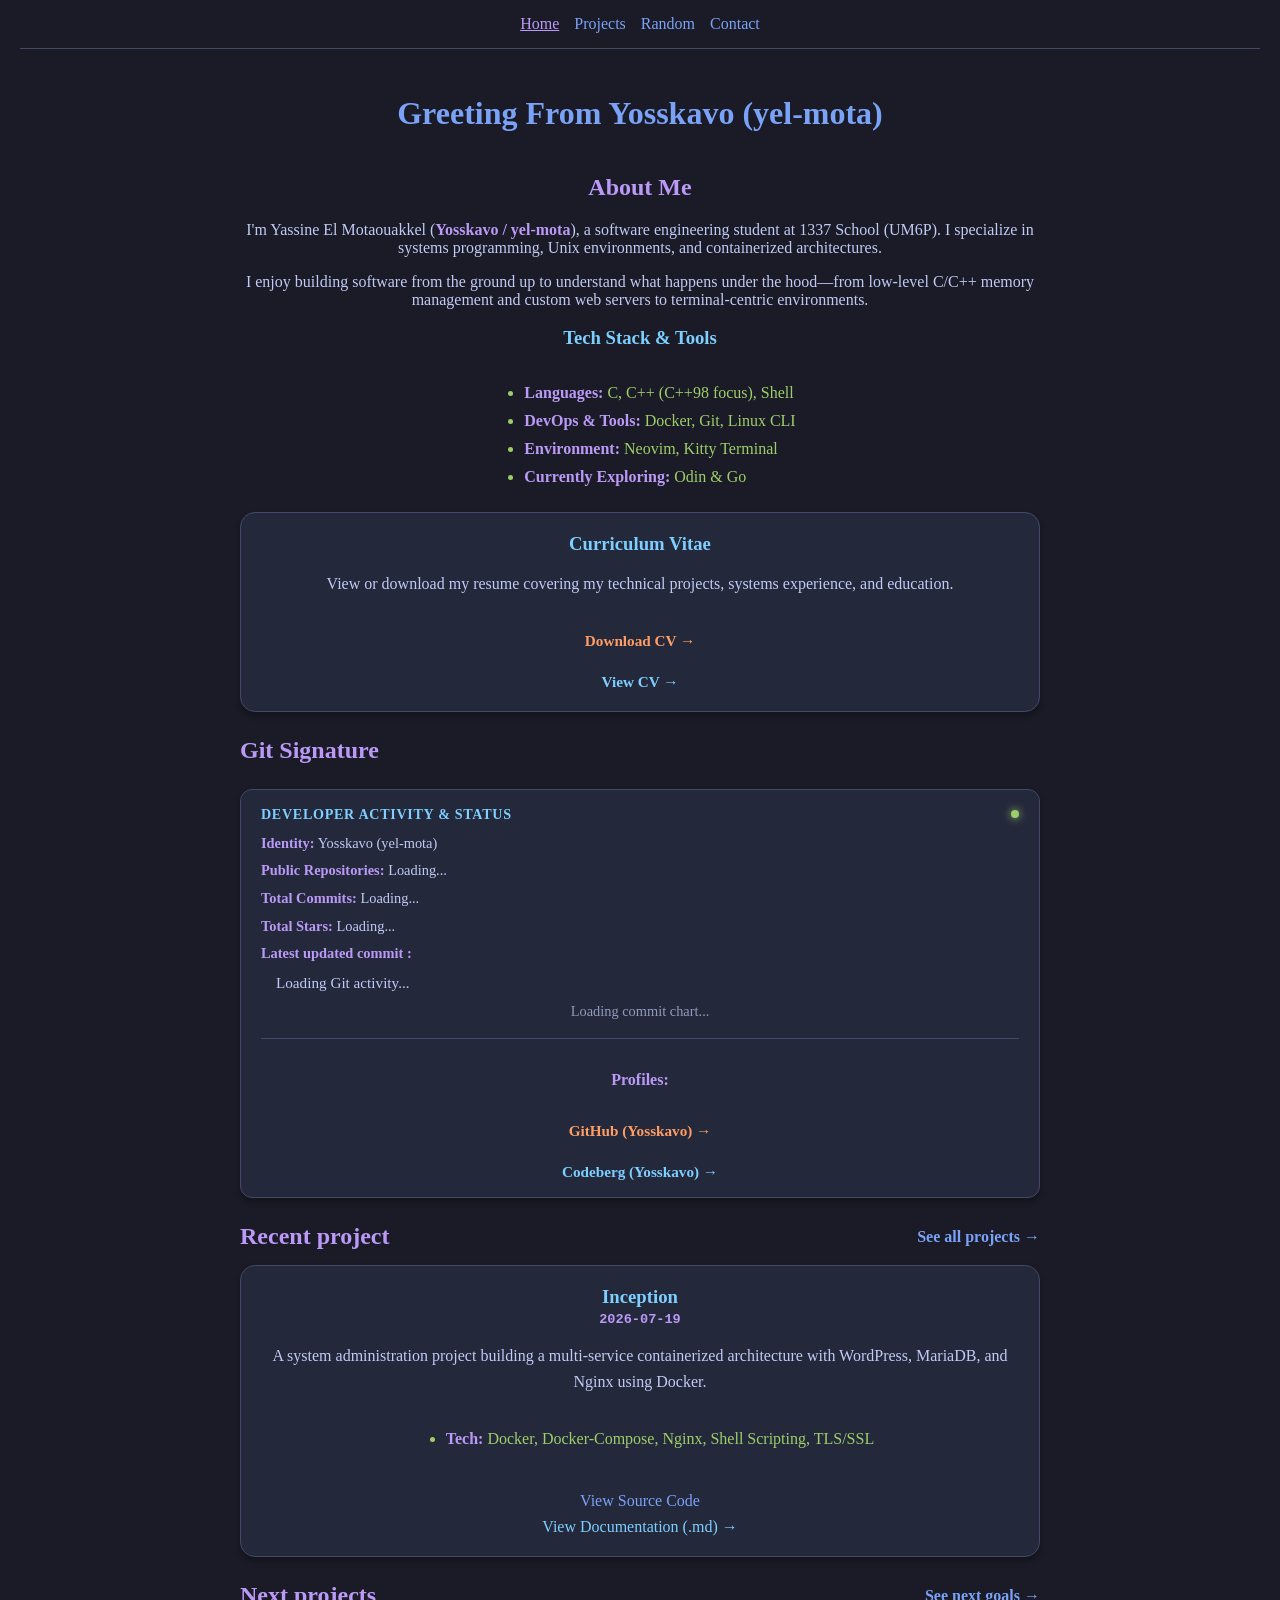
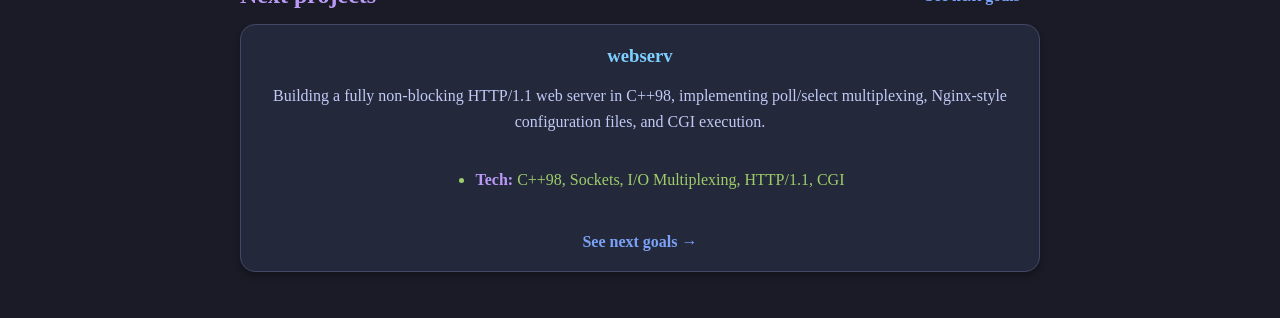
<file: index.html>
<!DOCTYPE html>
<html lang="en-US">
<head>
    <meta charset="UTF-8">
    <meta name="viewport" content="width=device-width, initial-scale=1.0">
    <title>Portfolio Page</title>
	<link rel="icon" type="image/svg+xml" href="icons/favicon.svg">
    <link rel="stylesheet" href="css/style.css">
</head>

<body>
    <nav class="navbar">
        <div class="nav-container">
            <ul class="nav-links">
                <li><a href="index.html" class="active">Home</a></li>
                <li><a href="html/projects/projects.html">Projects</a></li>
                <li><a href="html/random/random.html">Random</a></li>
                <li><a href="html/contact/contact.html">Contact</a></li>
            </ul>
        </div>
    </nav>

    <h1>Greeting From Yosskavo (yel-mota)</h1>

    <section id="about">
        <h2>About Me</h2>
        <p>
            I'm Yassine El Motaouakkel (<strong>Yosskavo / yel-mota</strong>), a software engineering student 
            at 1337 School (UM6P). I specialize in systems programming, Unix environments, and containerized architectures.
        </p>
        
        <p>
            I enjoy building software from the ground up to understand what happens under the hood—from 
            low-level C/C++ memory management and custom web servers to terminal-centric environments.
        </p>

        <h3>Tech Stack &amp; Tools</h3>
        <ul>
            <li><strong>Languages:</strong> C, C++ (C++98 focus), Shell</li>
            <li><strong>DevOps &amp; Tools:</strong> Docker, Git, Linux CLI</li>
            <li><strong>Environment:</strong> Neovim, Kitty Terminal</li>
            <li><strong>Currently Exploring:</strong> Odin &amp; Go</li>
        </ul>

        <!-- Curriculum Vitae (CV) Card -->
        <article class="project-card">
            <div class="card-header-block">
                <h3>Curriculum Vitae</h3>
            </div>
            <p>View or download my resume covering my technical projects, systems experience, and education.</p>
            <div class="cv-stacked-center">
                <a href="assets/cv.pdf" download="Yassine_El_Motaouakkel_CV.pdf" class="cv-download-btn">Download CV &rarr;</a>
                <a href="assets/cv.pdf" target="_blank" rel="noopener" class="cv-view-btn">View CV &rarr;</a>
            </div>
        </article>
    </section>

    <!-- Git Signature Section -->
    <section id="git-signature">
        <div class="section-header">
            <h2>Git Signature</h2>
        </div>

        <article class="git-signature-card">
            <div class="git-sig-header">
                <span class="git-sig-label">Developer Activity &amp; Status</span>
                <span class="git-status-dot"></span>
            </div>

            <div class="git-sig-stats">
                <p><strong>Identity:</strong> Yosskavo (yel-mota)</p>
                <p><strong>Public Repositories:</strong> <span id="git-total-repos">Loading...</span></p>
                <p><strong>Total Commits:</strong> <span id="git-total-commits">Loading...</span></p>
                <p><strong>Total Stars:</strong> <span id="git-total-stars">Loading...</span></p>
                <p><strong>Latest updated commit :</strong></p>
                <div id="git-latest-commit" style="margin-left: 15px; font-size: 0.95rem; line-height: 1.6;">
                    Loading Git activity...
                </div>
                
                <div id="git-chart-container">
                    <p style="text-align:center; opacity:0.7;">Loading commit chart...</p>
                </div>

            </div>

            <div class="git-sig-footer">
                <p style="text-align: center;"><strong>Profiles:</strong></p>
                <div class="cv-stacked-center">
                    <a href="https://github.com/Yosskavo" target="_blank" rel="noopener" class="cv-download-btn">GitHub (Yosskavo) &rarr;</a>
                    <a href="https://codeberg.org/Yosskavo" target="_blank" rel="noopener" class="cv-view-btn">Codeberg (Yosskavo) &rarr;</a>
                </div>
            </div>
        </article>
    </section>

    <!-- Recent Project Section -->
    <section id="recent-project">
        <div class="section-header">
            <h2>Recent project</h2>
            <a href="html/projects/projects.html" class="see-all-link">See all projects &rarr;</a>
        </div>

        <div id="recent-project-container">
            <!-- Loaded dynamically from data/projects.json -->
        </div>
    </section>

    <!-- Next Project Section -->
    <section id="next-project">
        <div class="section-header">
            <h2>Next projects</h2>
            <a href="html/random/goals.html" class="see-all-link">See next goals &rarr;</a>
        </div>

        <div id="next-project-container">
            <!-- Loaded dynamically from data/goals.json -->
        </div>
    </section>

    <script src="scripts/git-tracker.js"></script>
    <script>

        // Load Recent Project dynamically from data/projects.json
        fetch('data/projects.json')
            .then(res => res.json())
            .then(projects => {
                const container = document.getElementById('recent-project-container');
                const recent = projects.find(p => p.is_recent) || projects[0];
                if (recent) {
                    container.innerHTML = `
                        <article class="project-card">
                            <div class="card-header-block">
                                <h3>${recent.title}</h3>
                                ${recent.created_at ? `<div class="date-badge">${recent.created_at}</div>` : ''}
                            </div>
                            <p>${recent.description}</p>
                            ${recent.tech ? `<ul><li><strong>Tech:</strong> ${recent.tech}</li></ul>` : ''}
                            <div class="card-footer-stacked">
                                ${recent.github ? `<a href="${recent.github}" target="_blank" class="source-link">View Source Code</a>` : ''}
                                ${recent.repo_folder ? `<a href="html/projects/view.html?repo=${recent.repo_folder}" class="doc-link">View Documentation (.md) &rarr;</a>` : ''}
                            </div>
                        </article>
                    `;
                }
            });

        // Load Next Project dynamically from data/goals.json
        fetch('data/goals.json')
            .then(res => res.json())
            .then(goals => {
                const container = document.getElementById('next-project-container');
                const nextGoal = goals.find(g => g.id === 'webserv') || goals[0];
                if (nextGoal) {
                    container.innerHTML = `
                        <article class="project-card">
                            <div class="card-header-block">
                                <h3>${nextGoal.title}</h3>
                            </div>
                            <p>${nextGoal.description}</p>
                            ${nextGoal.tech ? `<ul><li><strong>Tech:</strong> ${nextGoal.tech}</li></ul>` : ''}
                            <div class="card-footer-stacked">
                                <a href="html/random/goals.html" class="see-all-link">See next goals &rarr;</a>
                            </div>
                        </article>
                    `;
                }
            });
    </script>
</body>
</html>
</file>
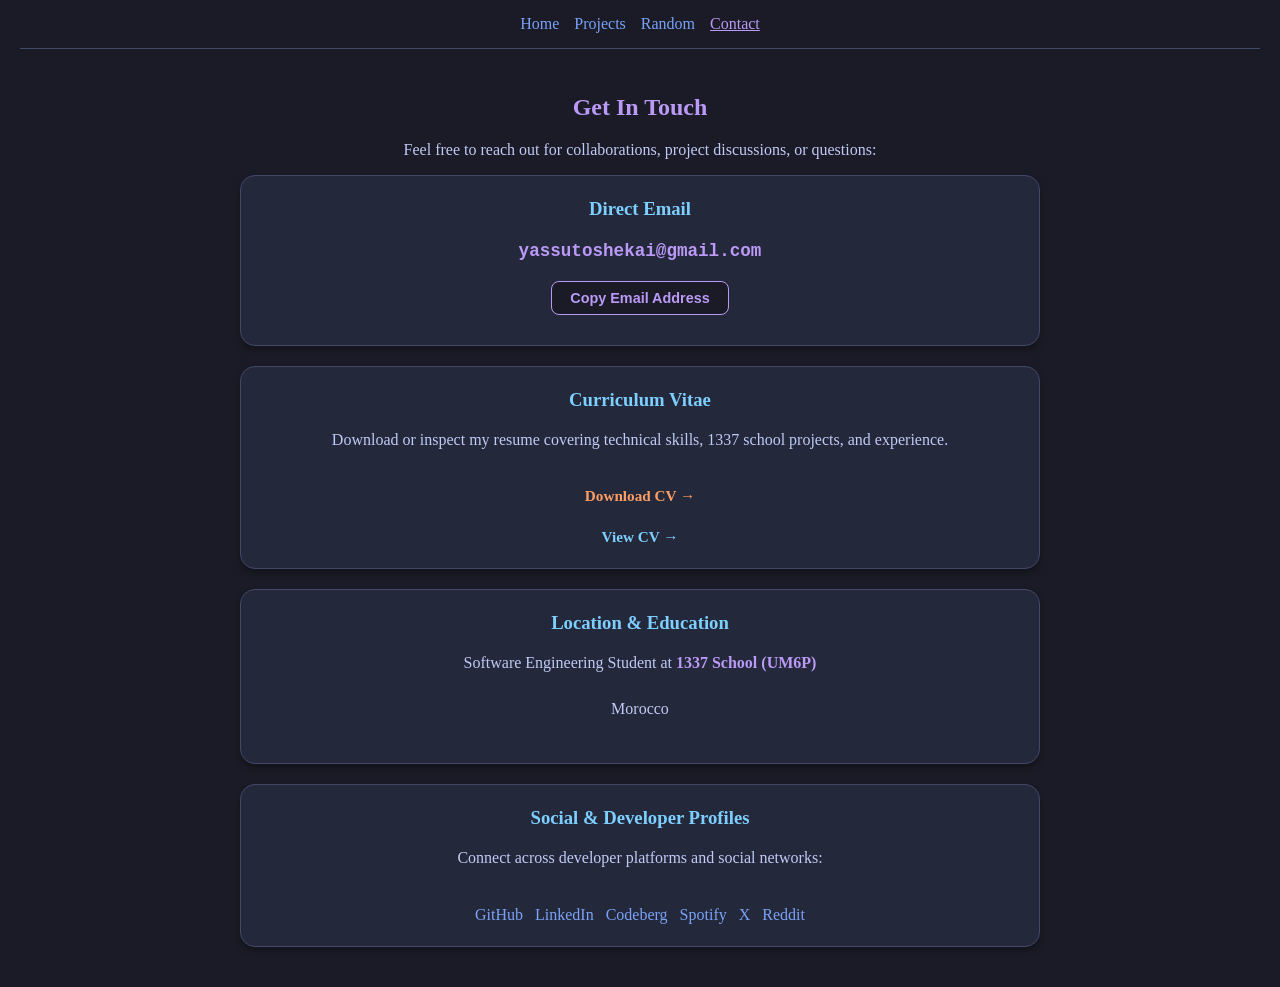
<file: html/contact/contact.html>
<!DOCTYPE html>
<html lang="en-US">
<head>
    <meta charset="UTF-8">
    <meta name="viewport" content="width=device-width, initial-scale=1.0">
    <title>Contact | Yosskavo</title>
	<link rel="icon" type="image/svg+xml" href="../../icons/favicon.svg">
    <link rel="stylesheet" href="../../css/style.css">
</head>

<body>
    <nav class="navbar">
        <div class="nav-container">
            <ul class="nav-links">
                <li><a href="../../index.html">Home</a></li>
                <li><a href="../projects/projects.html">Projects</a></li>
                <li><a href="../random/random.html">Random</a></li>
                <li><a href="contact.html" class="active">Contact</a></li>
            </ul>
        </div>
    </nav>

    <section id="contact-section">
        <h2>Get In Touch</h2>
        <p>Feel free to reach out for collaborations, project discussions, or questions:</p>

        <!-- Direct Email Card -->
        <article class="contact-card">
            <h3>Direct Email</h3>
            <p class="email-address">yassutoshekai@gmail.com</p>
            <div class="cv-actions-center">
                <button id="copy-email-btn" class="action-btn">Copy Email Address</button>
            </div>
            <span id="copy-status" class="copy-status"></span>
        </article>

        <!-- Curriculum Vitae (CV) Card -->
        <article class="contact-card">
            <h3>Curriculum Vitae</h3>
            <p>Download or inspect my resume covering technical skills, 1337 school projects, and experience.</p>
            <div class="cv-stacked-center">
                <a href="../../assets/cv.pdf" download="Yassine_El_Motaouakkel_CV.pdf" class="cv-download-btn">Download CV &rarr;</a>
                <a href="../../assets/cv.pdf" target="_blank" rel="noopener" class="cv-view-btn">View CV &rarr;</a>
            </div>
        </article>

        <!-- Location & Institution Info Card -->
        <article class="contact-card">
            <h3>Location &amp; Education</h3>
            <p>Software Engineering Student at <strong>1337 School (UM6P)</strong></p>
            <p>Morocco</p>
        </article>

        <!-- Social Profiles Card -->
        <article class="contact-card">
            <h3>Social &amp; Developer Profiles</h3>
            <p>Connect across developer platforms and social networks:</p>
            <div class="social-links contact-social-links">
                <a href="https://github.com/Yosskavo" target="_blank" rel="noopener">GitHub</a>
                <a href="https://www.linkedin.com/in/Yosskavo/" target="_blank" rel="noopener">LinkedIn</a>
                <a href="https://codeberg.org/Yosskavo" target="_blank" rel="noopener">Codeberg</a>
                <a href="https://open.spotify.com/user/31eyb3ih3ebpcxsmqectodeibr2q" target="_blank" rel="noopener">Spotify</a>
                <a href="https://x.com/Yosskavo" target="_blank" rel="noopener">X</a>
                <a href="https://www.reddit.com/user/Yosskavo" target="_blank" rel="noopener">Reddit</a>
            </div>
        </article>
    </section>

    <script>
        const copyBtn = document.getElementById('copy-email-btn');
        const copyStatus = document.getElementById('copy-status');
        const email = 'yassutoshekai@gmail.com';

        copyBtn.addEventListener('click', () => {
            navigator.clipboard.writeText(email).then(() => {
                copyStatus.textContent = 'Copied to clipboard!';
                setTimeout(() => {
                    copyStatus.textContent = '';
                }, 3000);
            }).catch(() => {
                copyStatus.textContent = 'Failed to copy.';
            });
        });
    </script>
</body>
</html>
</file>
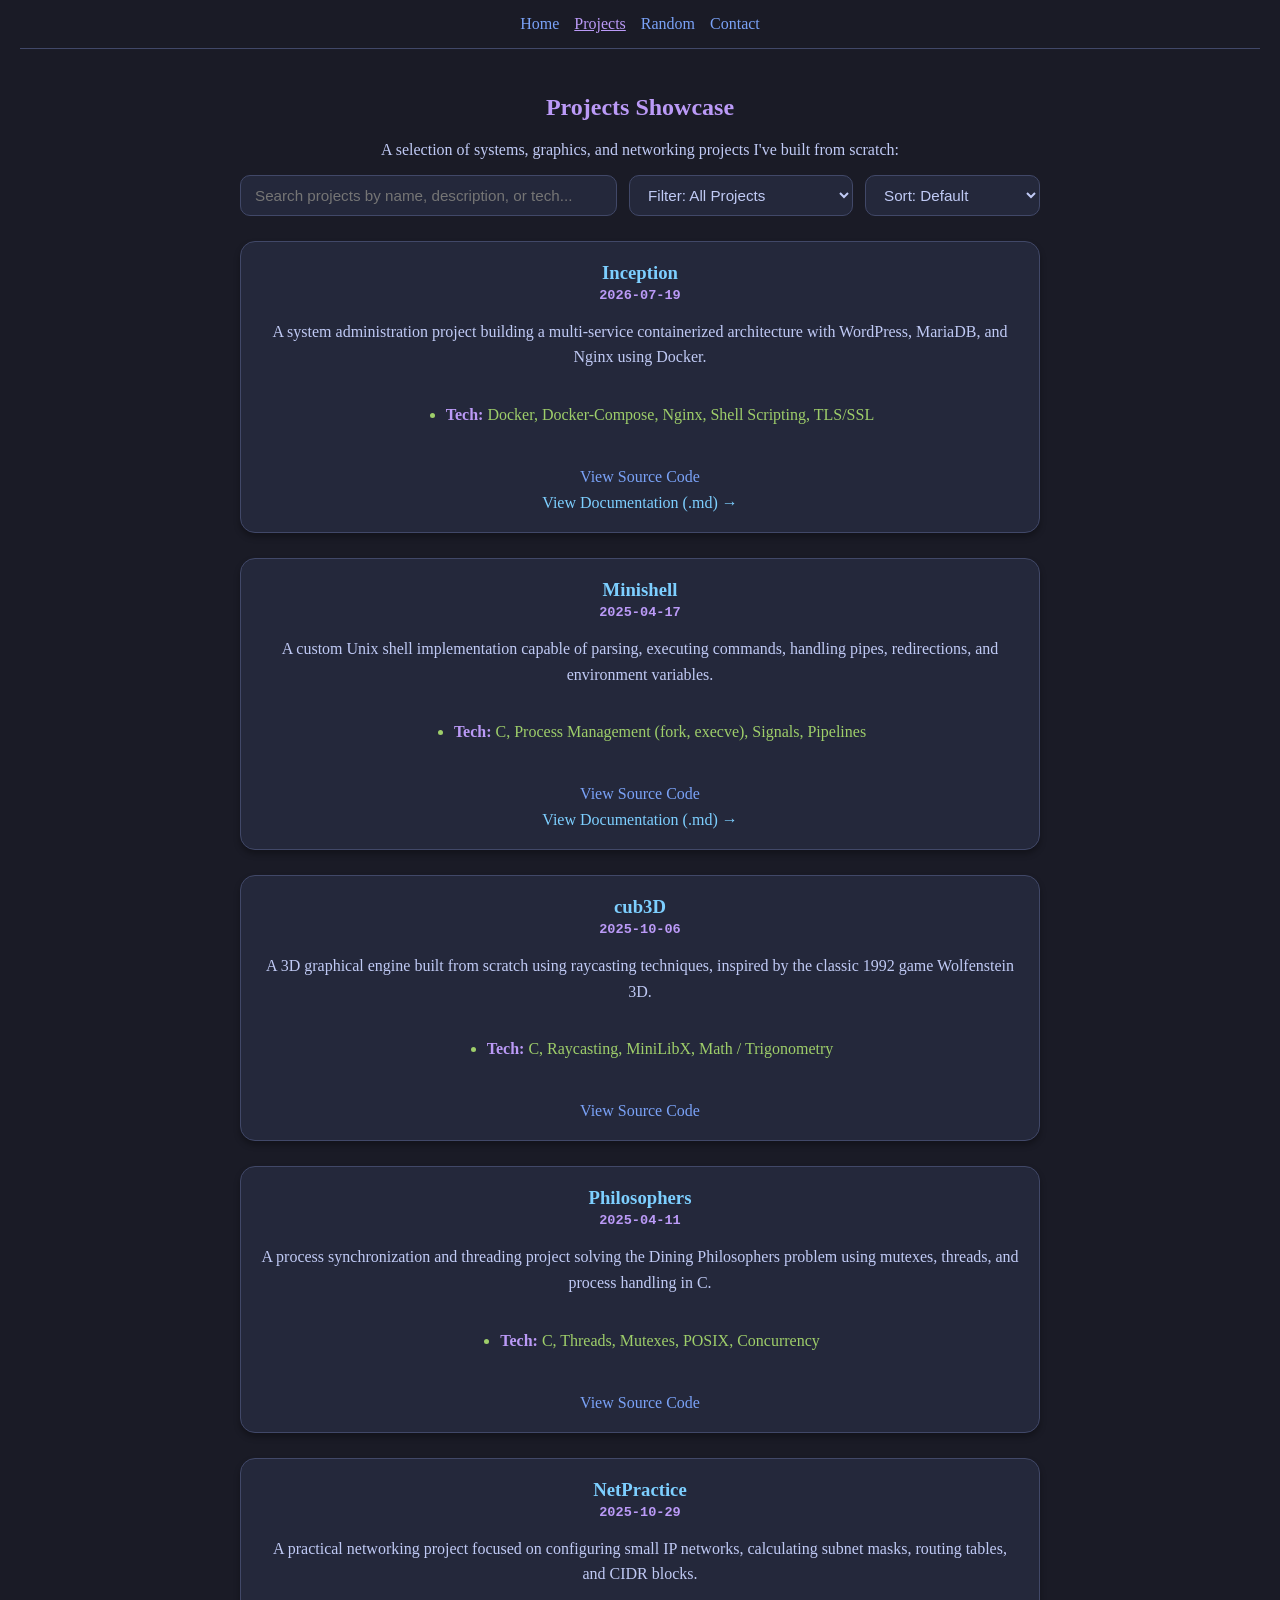
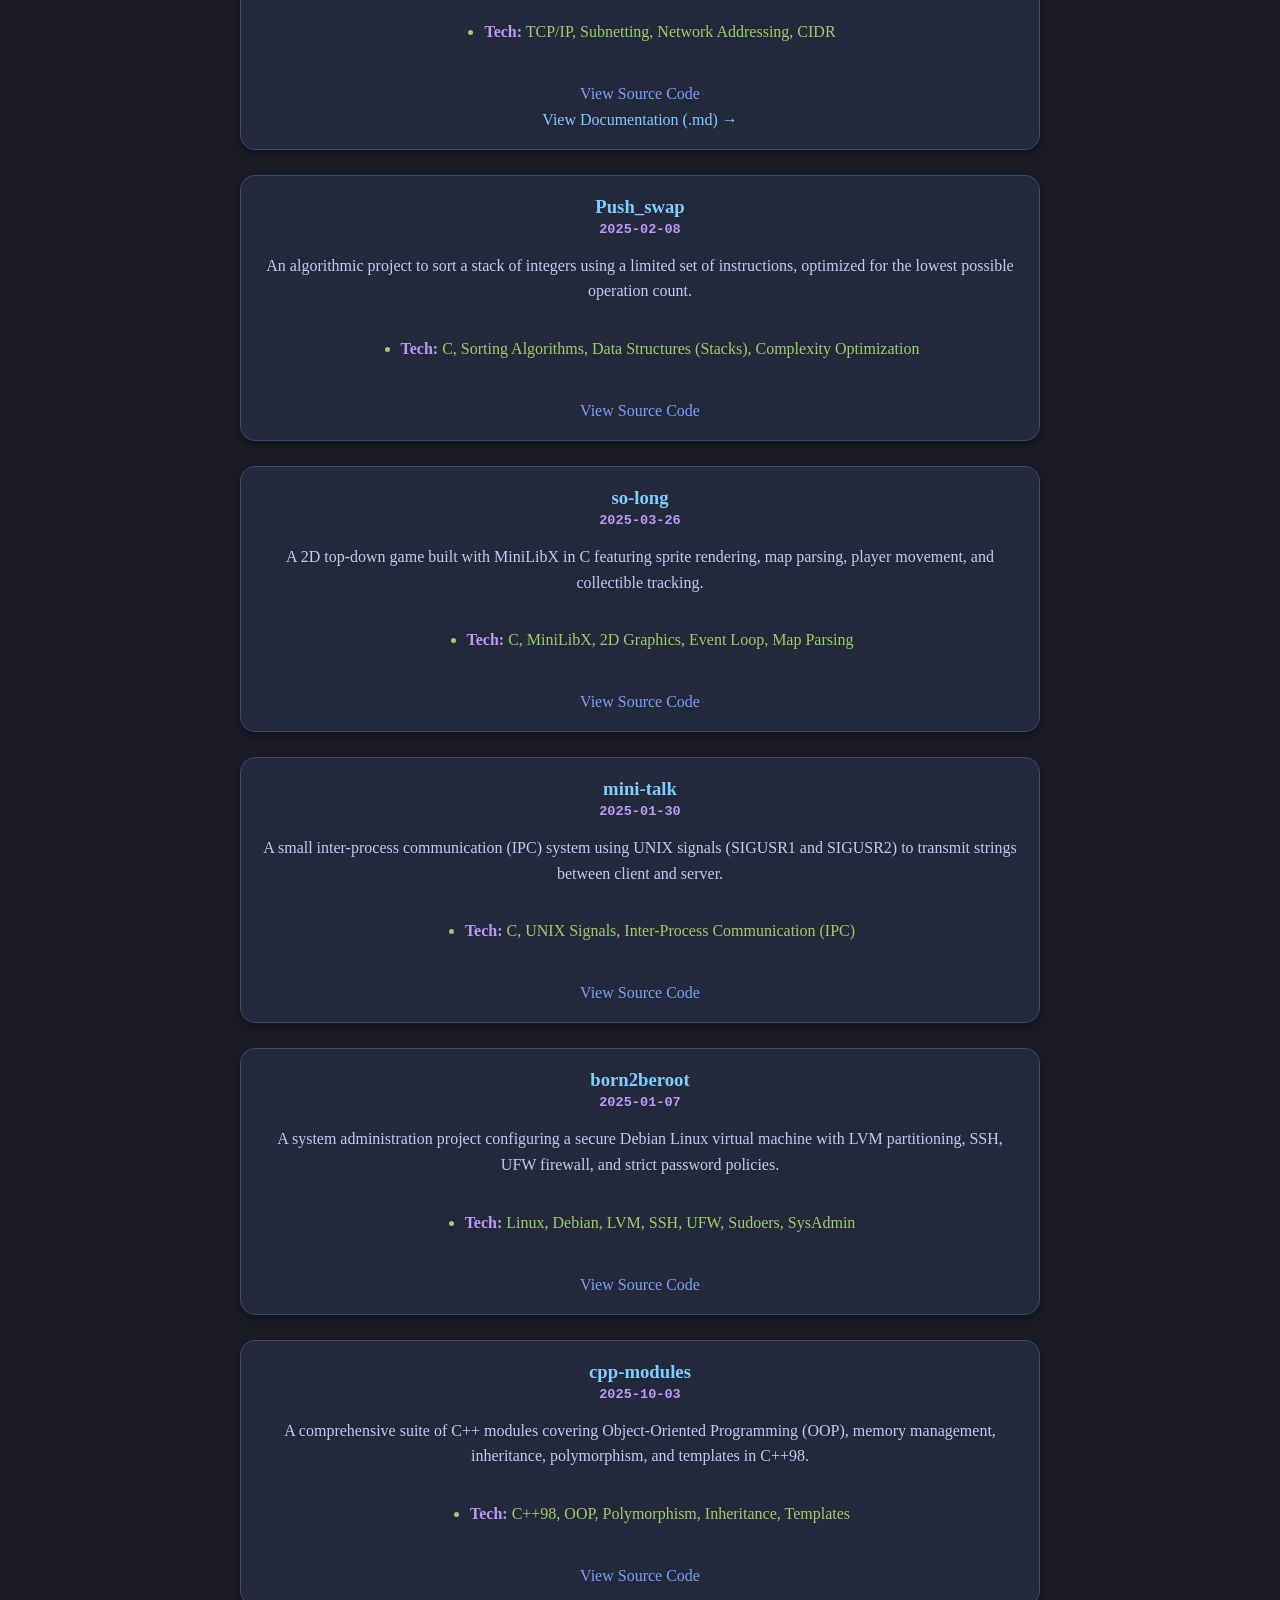
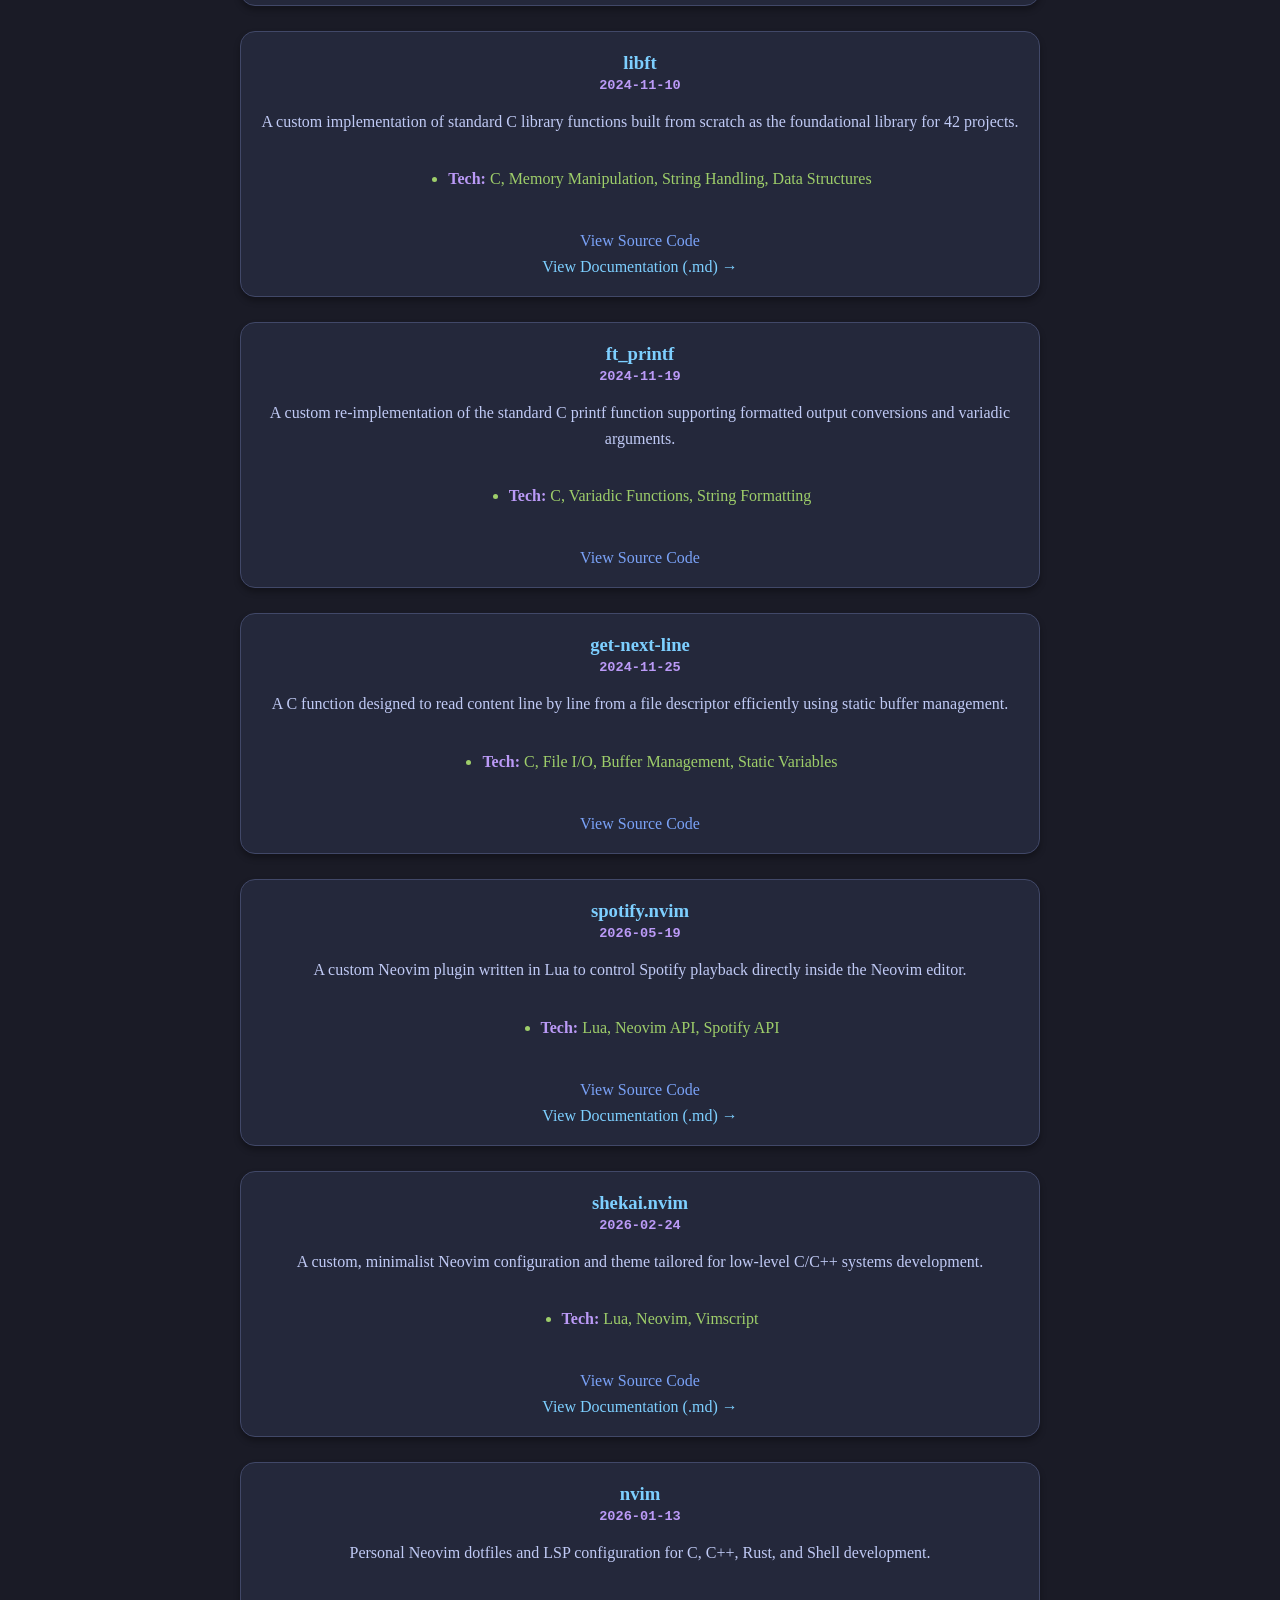
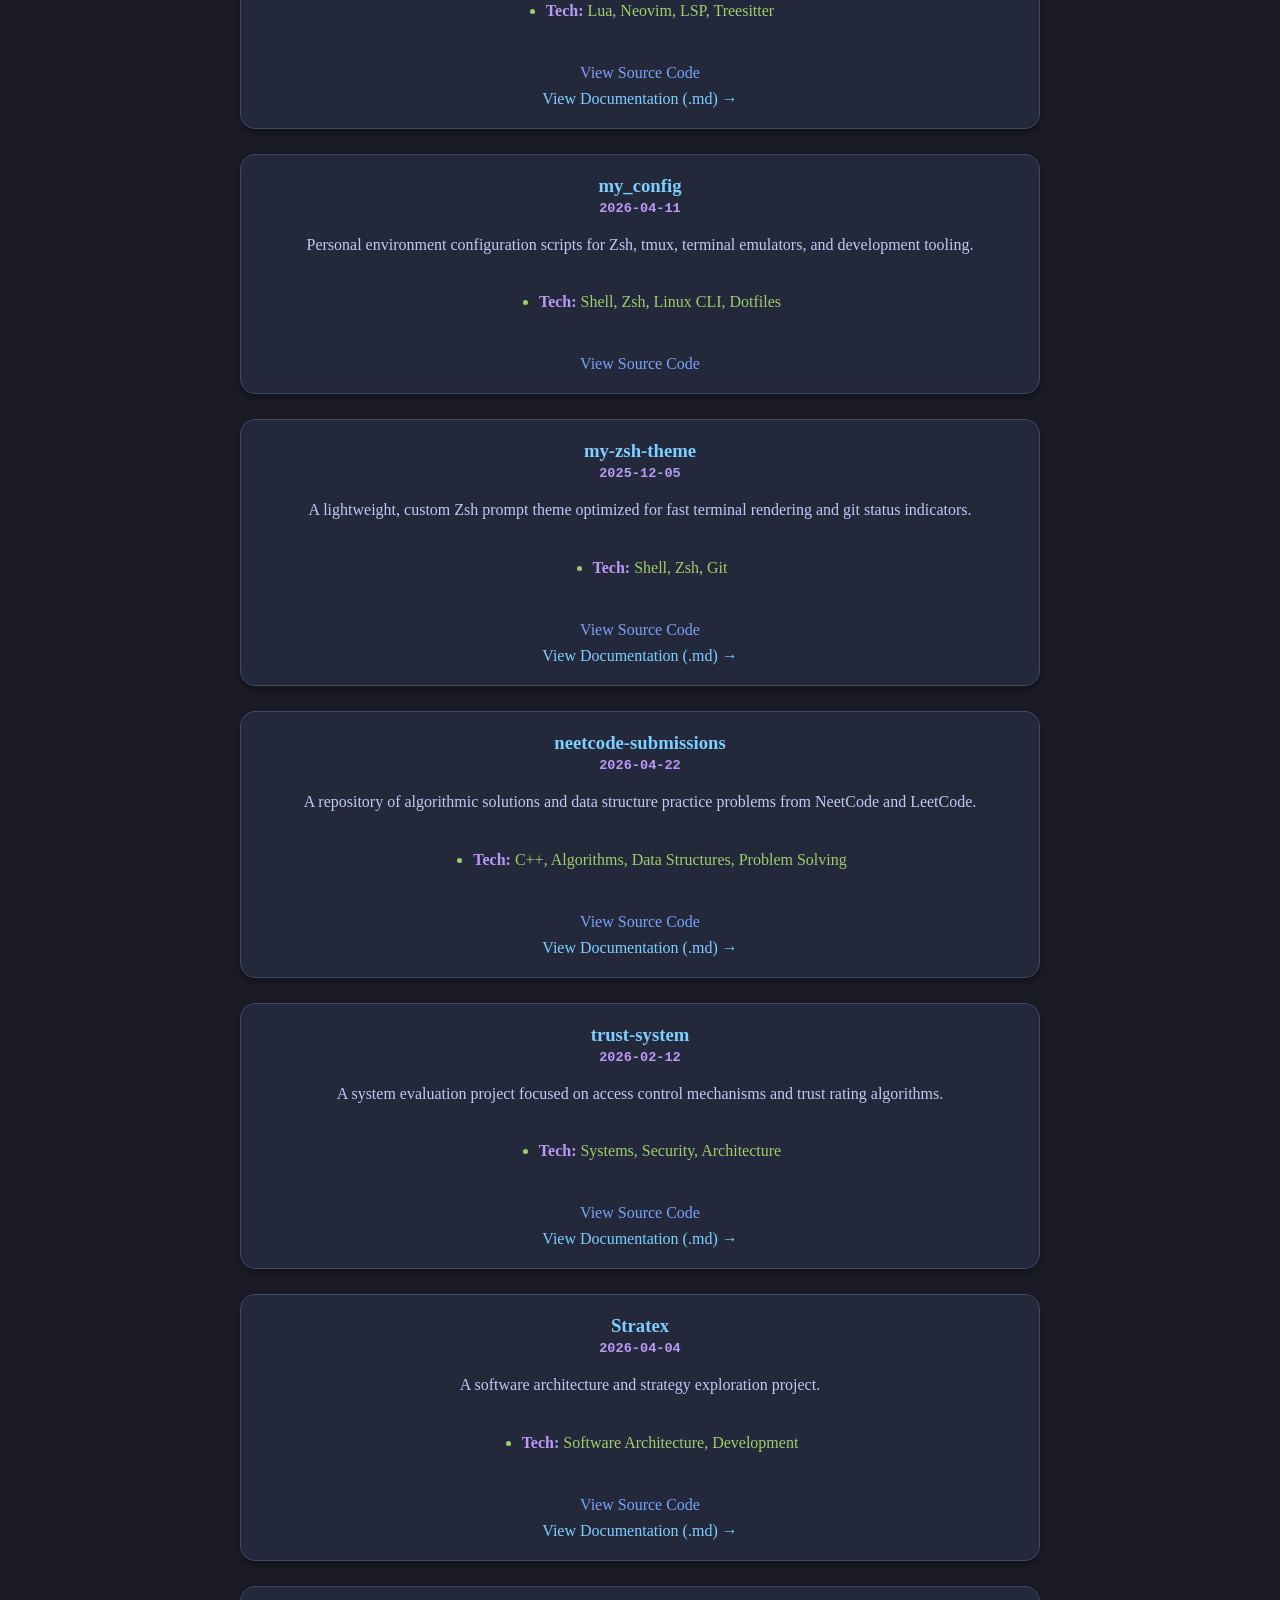
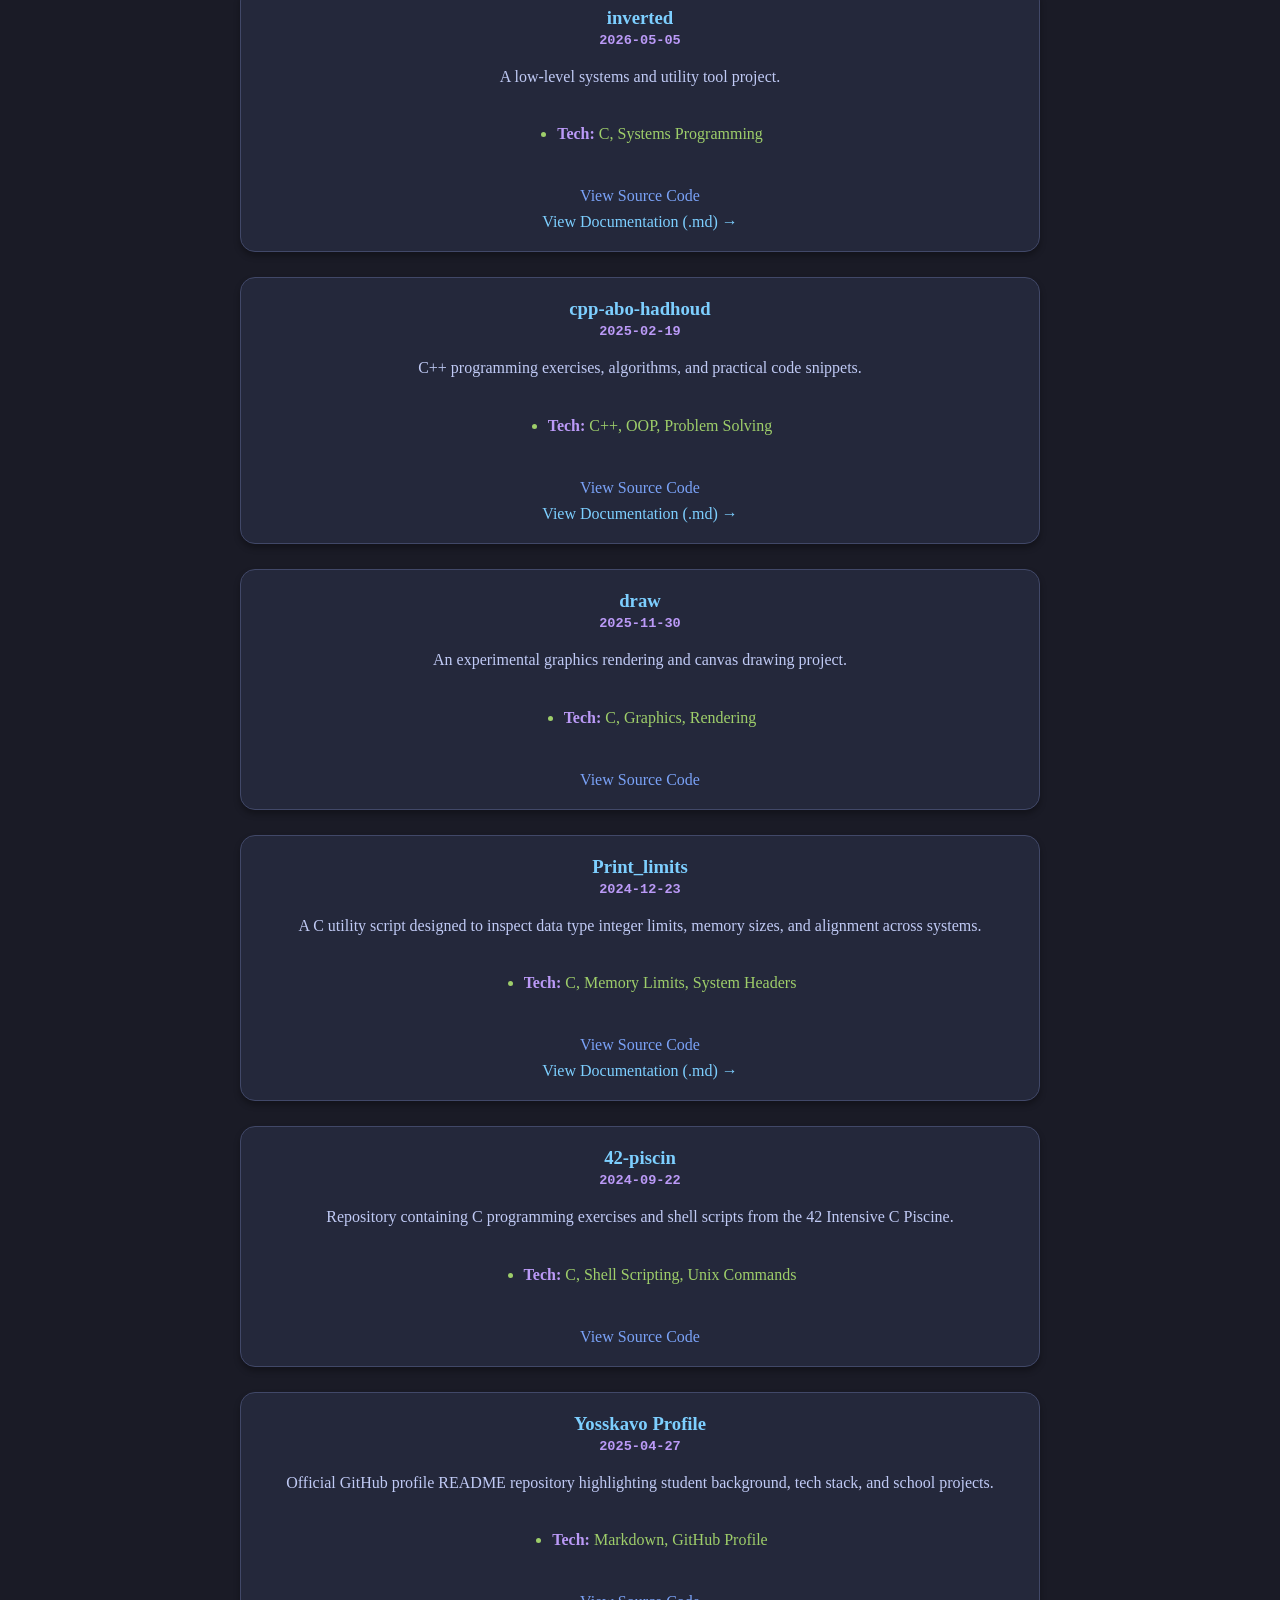
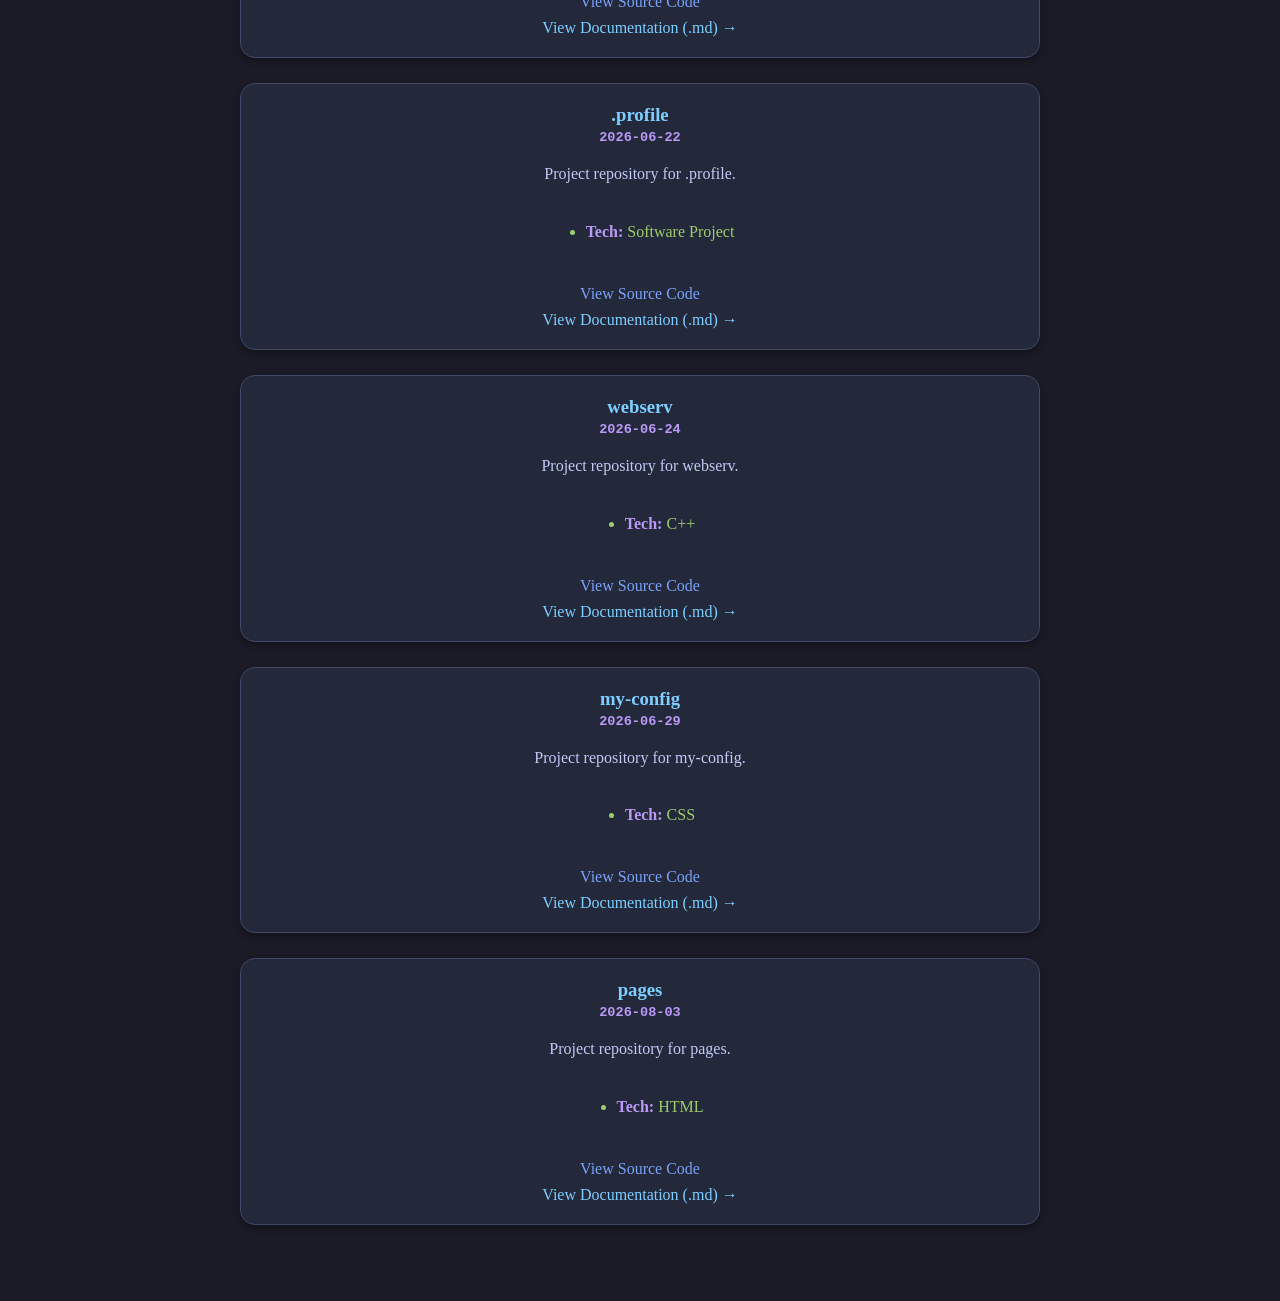
<file: html/projects/projects.html>
<!DOCTYPE html>
<html lang="en-US">
<head>
    <meta charset="UTF-8">
    <meta name="viewport" content="width=device-width, initial-scale=1.0">
    <title>Projects | Yosskavo</title>
	<link rel="icon" type="image/svg+xml" href="../../icons/favicon.svg">
    <link rel="stylesheet" href="../../css/style.css">
</head>

<body>
    <nav class="navbar">
        <div class="nav-container">
            <ul class="nav-links">
                <li><a href="../../index.html">Home</a></li>
                <li><a href="projects.html" class="active">Projects</a></li>
                <li><a href="../random/random.html">Random</a></li>
                <li><a href="../contact/contact.html">Contact</a></li>
            </ul>
        </div>
    </nav>

    <section id="projects">
        <h2>Projects Showcase</h2>
        <p>A selection of systems, graphics, and networking projects I've built from scratch:</p>

        <!-- Search, Filter & Sort Controls Bar -->
        <div class="controls-bar">
            <input type="text" id="search-input" placeholder="Search projects by name, description, or tech..." class="search-input">
            
            <select id="filter-select" class="sort-select">
                <option value="all">Filter: All Projects</option>
                <option value="markdown">Has Documentation (.md)</option>
                <option value="systems">Systems (C / C++)</option>
                <option value="devops">DevOps (Docker)</option>
                <option value="neovim">Neovim &amp; Shell</option>
            </select>

            <select id="sort-select" class="sort-select">
                <option value="default">Sort: Default</option>
                <option value="newest">Date: Newest First</option>
                <option value="oldest">Date: Oldest First</option>
                <option value="az">Name: A to Z</option>
                <option value="za">Name: Z to A</option>
            </select>
        </div>

        <div id="projects-container">
            <!-- Dynamic project cards loaded from data/projects.json -->
        </div>
    </section>

    <script>
        let allProjects = [];

        function renderProjects() {
            const query = document.getElementById('search-input').value.toLowerCase().trim();
            const filterVal = document.getElementById('filter-select').value;
            const sortVal = document.getElementById('sort-select').value;
            const container = document.getElementById('projects-container');

            let filtered = allProjects.filter(p => {
                const title = (p.title || '').toLowerCase();
                const desc = (p.description || '').toLowerCase();
                const tech = (p.tech || '').toLowerCase();
                const matchesQuery = title.includes(query) || desc.includes(query) || tech.includes(query);
                if (!matchesQuery) return false;

                if (filterVal === 'markdown') {
                    return Boolean(p.repo_folder);
                } else if (filterVal === 'systems') {
                    return tech.includes('c') || tech.includes('c++') || (p.language || '').toLowerCase() === 'c' || (p.language || '').toLowerCase() === 'c++';
                } else if (filterVal === 'devops') {
                    return tech.includes('docker') || tech.includes('nginx') || tech.includes('linux');
                } else if (filterVal === 'neovim') {
                    return title.includes('nvim') || title.includes('zsh') || tech.includes('lua') || tech.includes('shell');
                }
                return true;
            });

            if (sortVal === 'newest') {
                filtered.sort((a, b) => (b.created_at || '').localeCompare(a.created_at || ''));
            } else if (sortVal === 'oldest') {
                filtered.sort((a, b) => (a.created_at || '').localeCompare(b.created_at || ''));
            } else if (sortVal === 'az') {
                filtered.sort((a, b) => a.title.localeCompare(b.title));
            } else if (sortVal === 'za') {
                filtered.sort((a, b) => b.title.localeCompare(a.title));
            }

            if (filtered.length === 0) {
                container.innerHTML = '<p>No matching projects found.</p>';
                return;
            }

            container.innerHTML = filtered.map(project => `
                <article class="project-card">
                    <div class="card-header-block">
                        <h3>${project.title}</h3>
                        ${project.created_at ? `<div class="date-badge">${project.created_at}</div>` : ''}
                    </div>
                    <p>${project.description}</p>
                    ${project.tech ? `<ul><li><strong>Tech:</strong> ${project.tech}</li></ul>` : ''}
                    <div class="card-footer-stacked">
                        ${project.github ? `<a href="${project.github}" target="_blank" class="source-link">View Source Code</a>` : ''}
                        ${project.repo_folder ? `<a href="view.html?repo=${project.repo_folder}" class="doc-link">View Documentation (.md) &rarr;</a>` : ''}
                    </div>
                </article>
            `).join('');
        }

        fetch('../../data/projects.json')
            .then(res => res.json())
            .then(projects => {
                allProjects = projects;
                renderProjects();
            })
            .catch(err => {
                document.getElementById('projects-container').innerHTML = '<p>Unable to load projects. Check <code>data/projects.json</code>!</p>';
            });

        document.getElementById('search-input').addEventListener('input', renderProjects);
        document.getElementById('filter-select').addEventListener('change', renderProjects);
        document.getElementById('sort-select').addEventListener('change', renderProjects);
    </script>
</body>
</html>
</file>
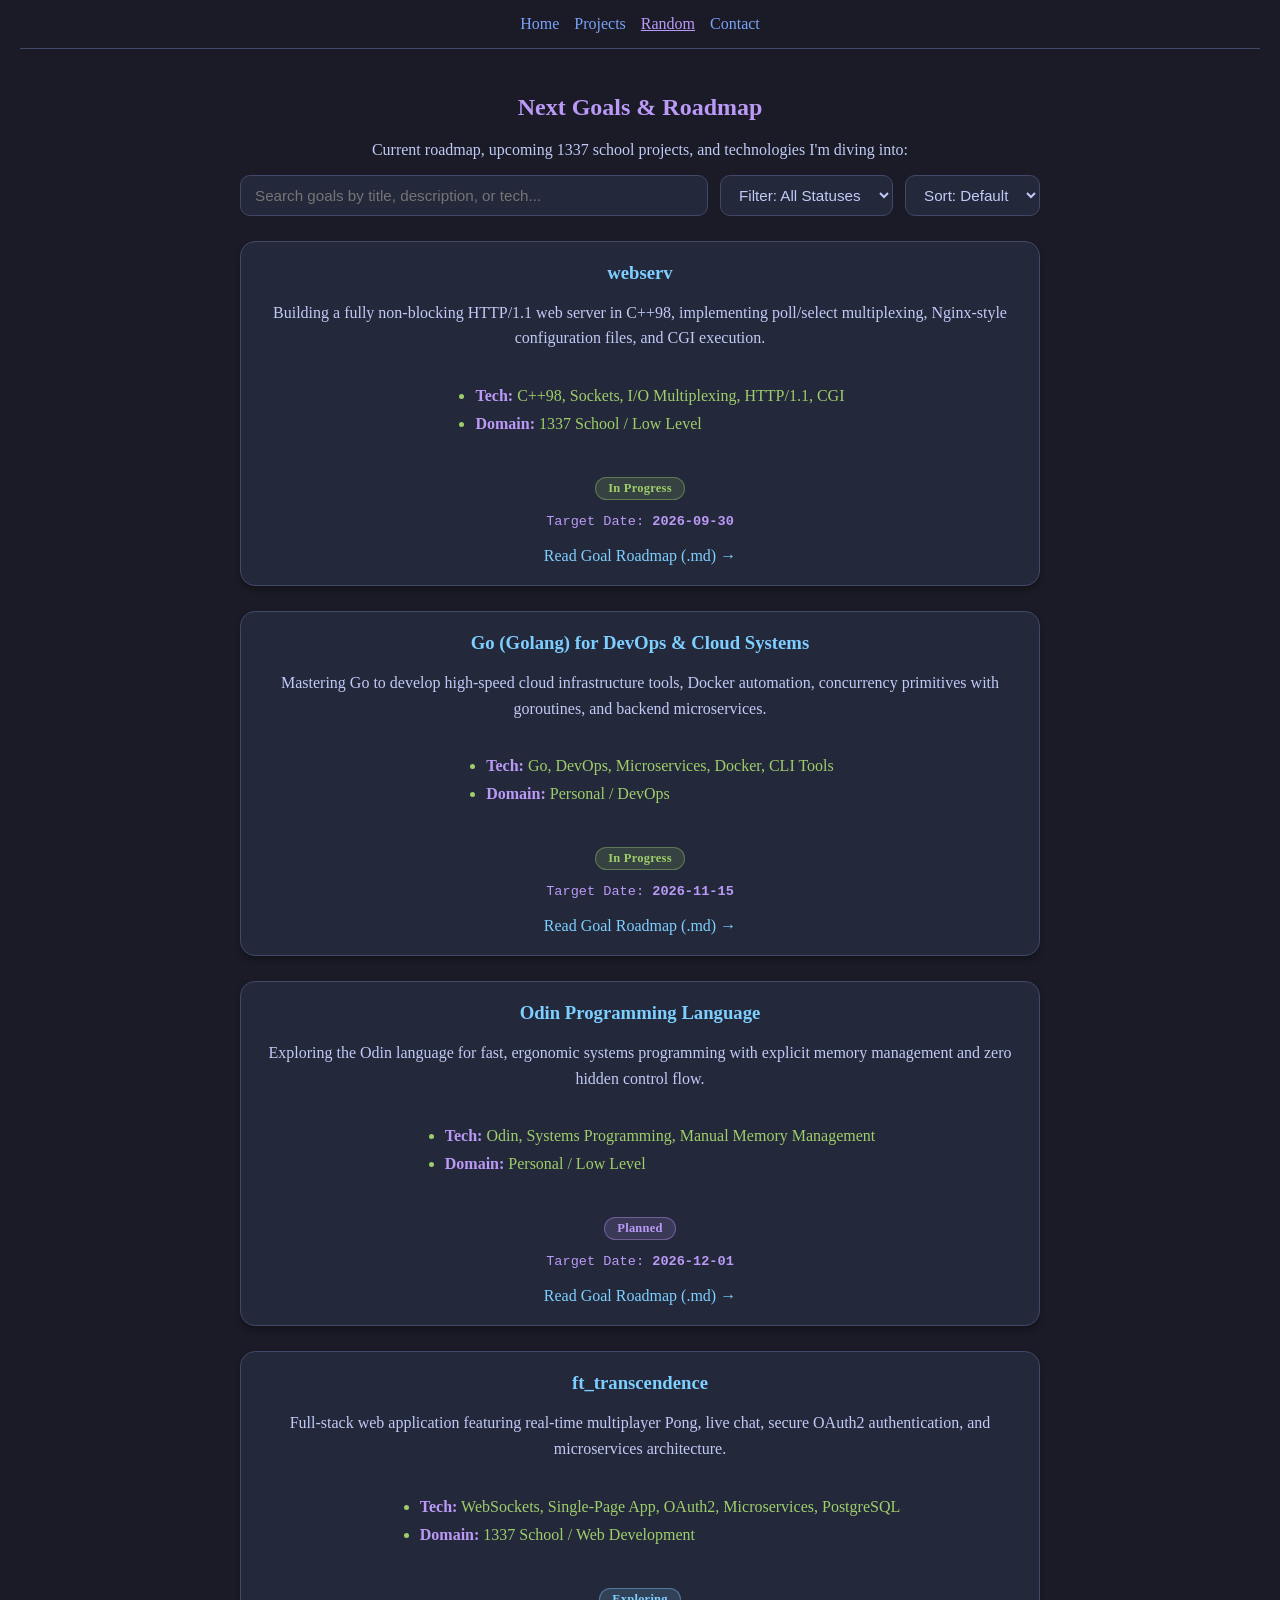
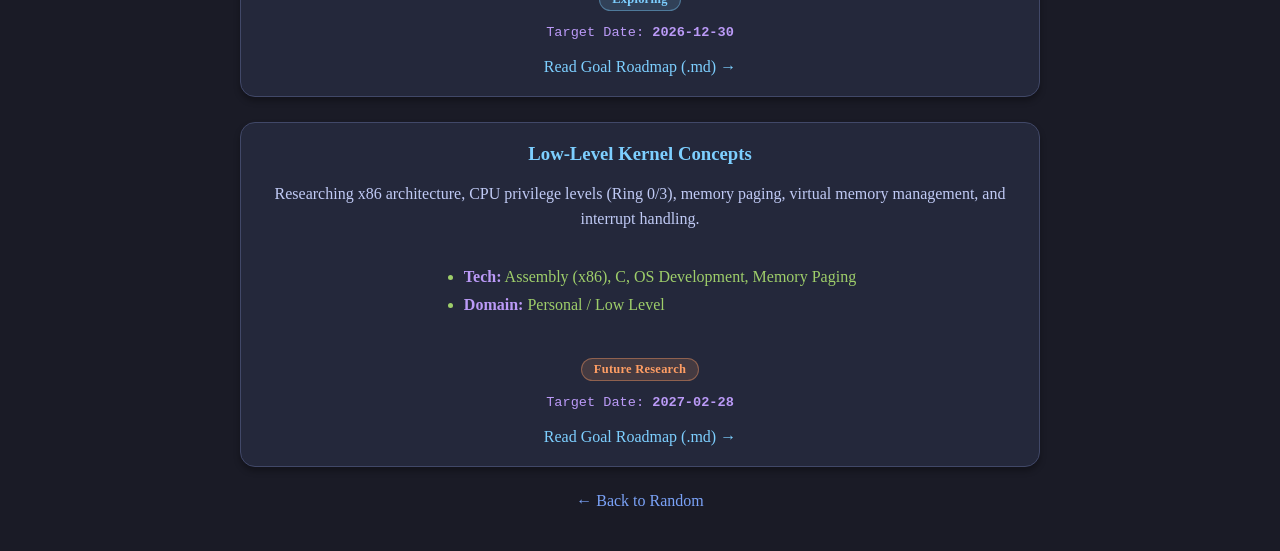
<file: html/random/goals.html>
<!DOCTYPE html>
<html lang="en-US">
<head>
    <meta charset="UTF-8">
    <meta name="viewport" content="width=device-width, initial-scale=1.0">
    <title>Next Goals | Yosskavo</title>
	<link rel="icon" type="image/svg+xml" href="../../icons/favicon.svg">
    <link rel="stylesheet" href="../../css/style.css">
</head>

<body>
    <nav class="navbar">
        <div class="nav-container">
            <ul class="nav-links">
                <li><a href="../../index.html">Home</a></li>
                <li><a href="../projects/projects.html">Projects</a></li>
                <li><a href="random.html" class="active">Random</a></li>
                <li><a href="../contact/contact.html">Contact</a></li>
            </ul>
        </div>
    </nav>

    <section id="goals">
        <h2>Next Goals &amp; Roadmap</h2>
        <p>Current roadmap, upcoming 1337 school projects, and technologies I'm diving into:</p>

        <!-- Search, Filter & Sort Controls Bar -->
        <div class="controls-bar">
            <input type="text" id="search-input" placeholder="Search goals by title, description, or tech..." class="search-input">
            
            <select id="filter-select" class="sort-select">
                <option value="all">Filter: All Statuses</option>
                <option value="In Progress">In Progress</option>
                <option value="Planned">Planned</option>
                <option value="Exploring">Exploring</option>
                <option value="Future Research">Future Research</option>
            </select>

            <select id="sort-select" class="sort-select">
                <option value="default">Sort: Default</option>
                <option value="az">Title: A to Z</option>
                <option value="za">Title: Z to A</option>
            </select>
        </div>

        <div id="goals-container">
            <!-- Dynamic content loaded from data/goals.json -->
        </div>

        <p><a href="random.html">&larr; Back to Random</a></p>
    </section>

    <script>
        let allGoals = [];

        function renderGoals() {
            const query = document.getElementById('search-input').value.toLowerCase().trim();
            const filterVal = document.getElementById('filter-select').value;
            const sortVal = document.getElementById('sort-select').value;
            const container = document.getElementById('goals-container');

            let filtered = allGoals.filter(g => {
                const title = (g.title || '').toLowerCase();
                const desc = (g.description || '').toLowerCase();
                const tech = (g.tech || '').toLowerCase();
                const domain = (g.domain || '').toLowerCase();
                const matchesQuery = title.includes(query) || desc.includes(query) || tech.includes(query) || domain.includes(query);
                if (!matchesQuery) return false;

                if (filterVal !== 'all') {
                    return g.status === filterVal;
                }
                return true;
            });

            if (sortVal === 'az') {
                filtered.sort((a, b) => a.title.localeCompare(b.title));
            } else if (sortVal === 'za') {
                filtered.sort((a, b) => b.title.localeCompare(a.title));
            }

            if (filtered.length === 0) {
                container.innerHTML = '<p>No matching goals found.</p>';
                return;
            }

            container.innerHTML = filtered.map(goal => {
                const statusClass = goal.status.toLowerCase().replace(/\s+/g, '-');
                return `
                    <article class="project-card">
                        <div class="card-header-block">
                            <h3>${goal.title}</h3>
                        </div>
                        <p>${goal.description}</p>
                        <ul>
                            ${goal.tech ? `<li><strong>Tech:</strong> ${goal.tech}</li>` : ''}
                            ${goal.domain ? `<li><strong>Domain:</strong> ${goal.domain}</li>` : ''}
                        </ul>
                        <div class="card-footer-stacked">
                            <div class="goal-status-wrapper">
                                <span class="status-pill status-${statusClass}">${goal.status}</span>
                            </div>
                            ${goal.target_date ? `<span class="target-date">Target Date: <strong>${goal.target_date}</strong></span>` : ''}
                            <a href="view_goal.html?goal=${goal.id}" class="doc-link" style="margin-top: 10px;">Read Goal Roadmap (.md) &rarr;</a>
                        </div>
                    </article>
                `;
            }).join('');
        }

        fetch('../../data/goals.json')
            .then(res => res.json())
            .then(goals => {
                allGoals = goals;
                renderGoals();
            })
            .catch(err => {
                document.getElementById('goals-container').innerHTML = '<p>No goals added yet. Add entries to <code>data/goals.json</code>!</p>';
            });

        document.getElementById('search-input').addEventListener('input', renderGoals);
        document.getElementById('filter-select').addEventListener('change', renderGoals);
        document.getElementById('sort-select').addEventListener('change', renderGoals);
    </script>
</body>
</html>
</file>
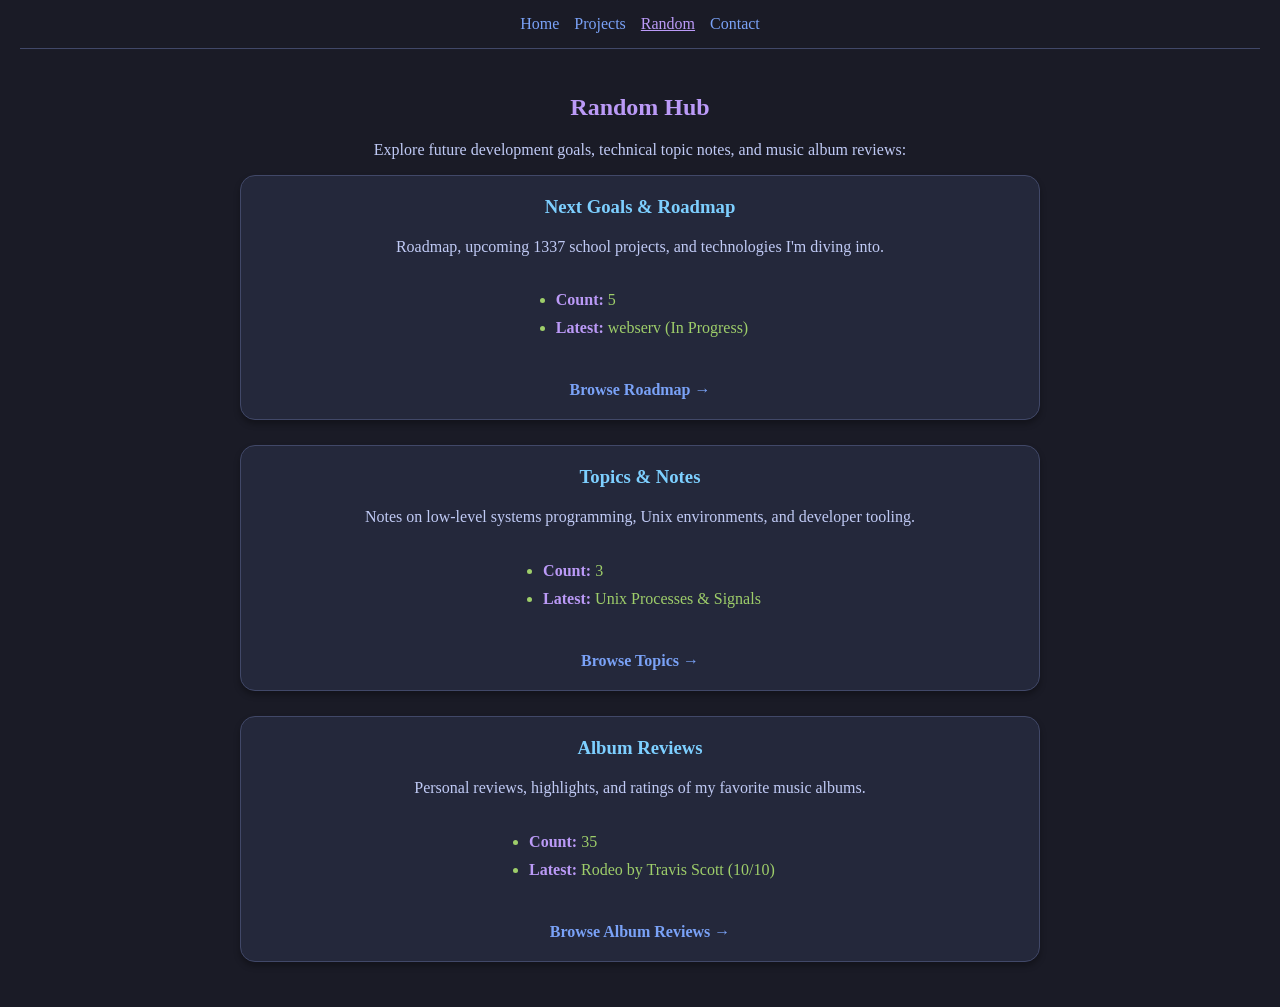
<file: html/random/random.html>
<!DOCTYPE html>
<html lang="en-US">
<head>
    <meta charset="UTF-8">
    <meta name="viewport" content="width=device-width, initial-scale=1.0">
    <title>Random | Yosskavo</title>
	<link rel="icon" type="image/svg+xml" href="../../icons/favicon.svg">
    <link rel="stylesheet" href="../../css/style.css">
</head>

<body>
    <nav class="navbar">
        <div class="nav-container">
            <ul class="nav-links">
                <li><a href="../../index.html">Home</a></li>
                <li><a href="../projects/projects.html">Projects</a></li>
                <li><a href="random.html" class="active">Random</a></li>
                <li><a href="../contact/contact.html">Contact</a></li>
            </ul>
        </div>
    </nav>

    <section id="random">
        <h2>Random Hub</h2>
        <p>Explore future development goals, technical topic notes, and music album reviews:</p>

        <!-- Next Goals Card -->
        <article class="project-card">
            <div class="card-header-block">
                <h3>Next Goals &amp; Roadmap</h3>
            </div>
            <p>Roadmap, upcoming 1337 school projects, and technologies I'm diving into.</p>
            <ul class="card-details-list">
                <li><strong>Count:</strong> <span id="goal-count">Loading...</span></li>
                <li id="goal-latest-line"><strong>Latest:</strong> Loading...</li>
            </ul>
            <div class="card-footer-stacked">
                <a href="goals.html" class="see-all-link">Browse Roadmap &rarr;</a>
            </div>
        </article>

        <!-- Topics Card -->
        <article class="project-card">
            <div class="card-header-block">
                <h3>Topics &amp; Notes</h3>
            </div>
            <p>Notes on low-level systems programming, Unix environments, and developer tooling.</p>
            <ul class="card-details-list">
                <li><strong>Count:</strong> <span id="topic-count">Loading...</span></li>
                <li id="topic-latest-line"><strong>Latest:</strong> Loading...</li>
            </ul>
            <div class="card-footer-stacked">
                <a href="topics.html" class="see-all-link">Browse Topics &rarr;</a>
            </div>
        </article>

        <!-- Album Reviews Card -->
        <article class="project-card">
            <div class="card-header-block">
                <h3>Album Reviews</h3>
            </div>
            <p>Personal reviews, highlights, and ratings of my favorite music albums.</p>
            <ul class="card-details-list">
                <li><strong>Count:</strong> <span id="album-count">Loading...</span></li>
                <li id="album-latest-line"><strong>Latest:</strong> Loading...</li>
            </ul>
            <div class="card-footer-stacked">
                <a href="albums.html" class="see-all-link">Browse Album Reviews &rarr;</a>
            </div>
        </article>
    </section>

    <script>
        // Fetch Goals Data & Count
        fetch('../../data/goals.json')
            .then(res => res.json())
            .then(goals => {
                document.getElementById('goal-count').textContent = `${goals.length}`;
                if (goals.length > 0) {
                    const active = goals.find(g => g.status === 'In Progress') || goals[0];
                    document.getElementById('goal-latest-line').innerHTML = `<strong>Latest:</strong> ${active.title} (${active.status})`;
                }
            })
            .catch(err => {
                document.getElementById('goal-count').textContent = '0';
                document.getElementById('goal-latest-line').innerHTML = '<strong>Latest:</strong> None';
            });

        // Fetch Topics Data & Count
        fetch('../../data/topics.json')
            .then(res => res.json())
            .then(topics => {
                document.getElementById('topic-count').textContent = `${topics.length}`;
                if (topics.length > 0) {
                    const latest = topics[0];
                    document.getElementById('topic-latest-line').innerHTML = `<strong>Latest:</strong> ${latest.title}`;
                }
            })
            .catch(err => {
                document.getElementById('topic-count').textContent = '0';
                document.getElementById('topic-latest-line').innerHTML = '<strong>Latest:</strong> None';
            });

        // Fetch Albums Data & Count
        fetch('../../data/albums.json')
            .then(res => res.json())
            .then(albums => {
                document.getElementById('album-count').textContent = `${albums.length}`;
                if (albums.length > 0) {
                    const latest = albums[0];
                    document.getElementById('album-latest-line').innerHTML = `<strong>Latest:</strong> ${latest.title} by ${latest.artist} (${latest.rating})`;
                }
            })
            .catch(err => {
                document.getElementById('album-count').textContent = '0';
                document.getElementById('album-latest-line').innerHTML = '<strong>Latest:</strong> None';
            });
    </script>
</body>
</html>
</file>
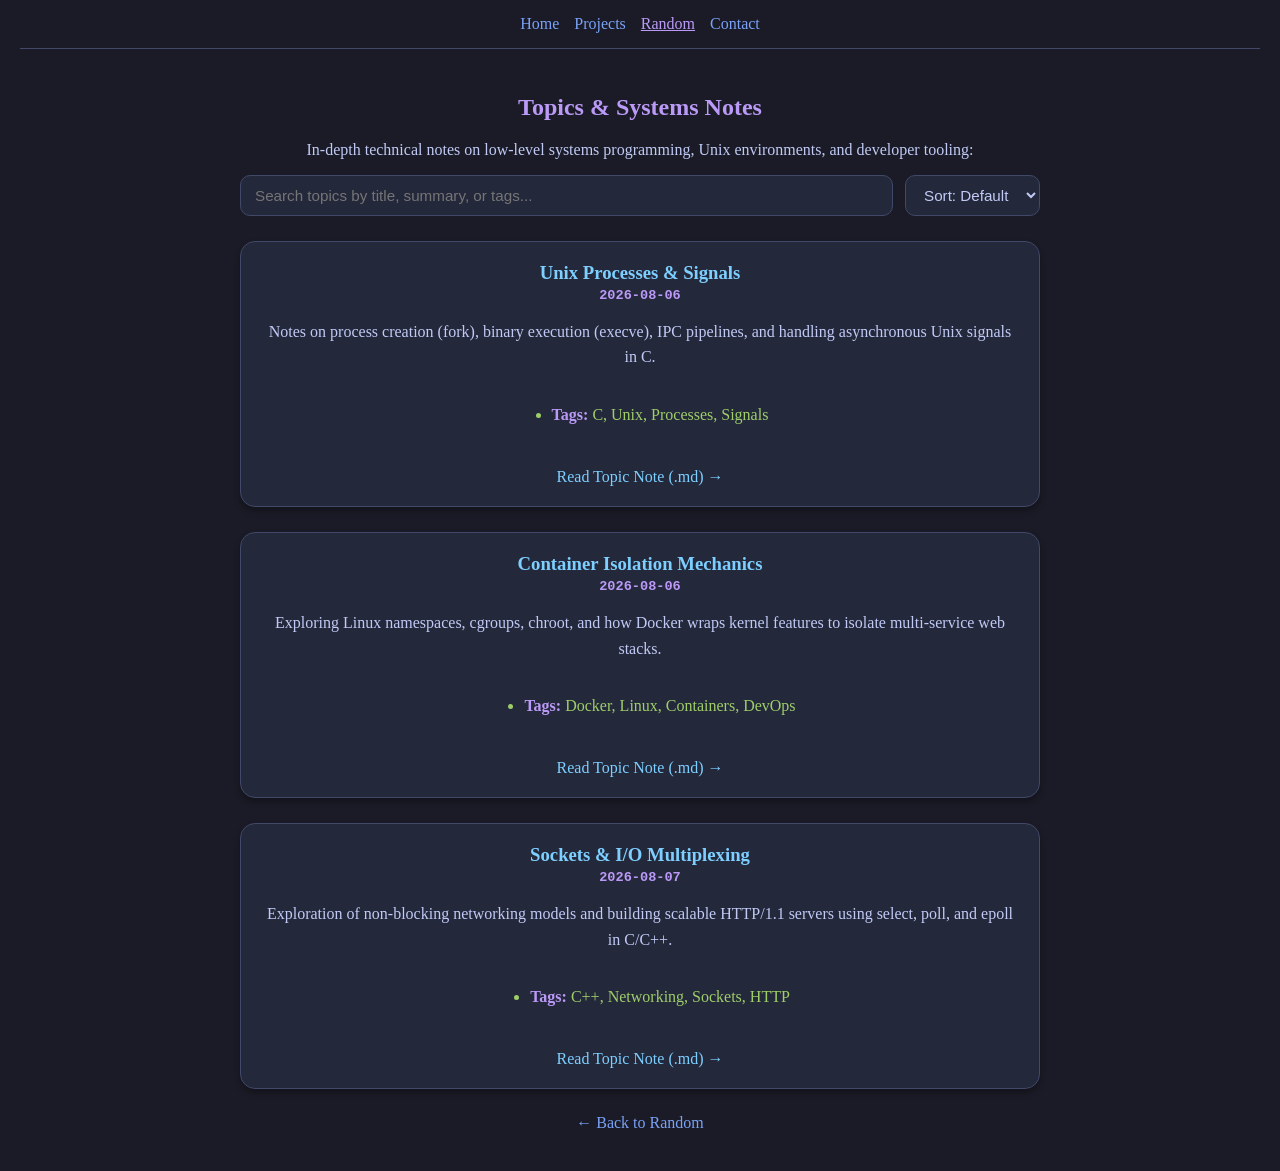
<file: html/random/topics.html>
<!DOCTYPE html>
<html lang="en-US">
<head>
    <meta charset="UTF-8">
    <meta name="viewport" content="width=device-width, initial-scale=1.0">
    <title>Topics | Yosskavo</title>
	<link rel="icon" type="image/svg+xml" href="../../icons/favicon.svg">
    <link rel="stylesheet" href="../../css/style.css">
</head>

<body>
    <nav class="navbar">
        <div class="nav-container">
            <ul class="nav-links">
                <li><a href="../../index.html">Home</a></li>
                <li><a href="../projects/projects.html">Projects</a></li>
                <li><a href="random.html" class="active">Random</a></li>
                <li><a href="../contact/contact.html">Contact</a></li>
            </ul>
        </div>
    </nav>

    <section id="topics">
        <h2>Topics &amp; Systems Notes</h2>
        <p>In-depth technical notes on low-level systems programming, Unix environments, and developer tooling:</p>

        <!-- Search & Sort Controls Bar -->
        <div class="controls-bar">
            <input type="text" id="search-input" placeholder="Search topics by title, summary, or tags..." class="search-input">
            <select id="sort-select" class="sort-select">
                <option value="default">Sort: Default</option>
                <option value="az">Title: A to Z</option>
                <option value="za">Title: Z to A</option>
            </select>
        </div>

        <div id="topics-container">
            <!-- Dynamic content loaded from data/topics.json -->
        </div>

        <p><a href="random.html">&larr; Back to Random</a></p>
    </section>

    <script>
        let allTopics = [];

        function renderTopics() {
            const query = document.getElementById('search-input').value.toLowerCase().trim();
            const sortVal = document.getElementById('sort-select').value;
            const container = document.getElementById('topics-container');

            let filtered = allTopics.filter(t => {
                const title = (t.title || '').toLowerCase();
                const summary = (t.summary || '').toLowerCase();
                const tags = (t.tags ? t.tags.join(' ') : '').toLowerCase();
                return title.includes(query) || summary.includes(query) || tags.includes(query);
            });

            if (sortVal === 'az') {
                filtered.sort((a, b) => a.title.localeCompare(b.title));
            } else if (sortVal === 'za') {
                filtered.sort((a, b) => b.title.localeCompare(a.title));
            }

            if (filtered.length === 0) {
                container.innerHTML = '<p>No matching topics found.</p>';
                return;
            }

            container.innerHTML = filtered.map(topic => `
                <article class="project-card">
                    <div class="card-header-block">
                        <h3>${topic.title}</h3>
                        ${topic.date ? `<div class="date-badge">${topic.date}</div>` : ''}
                    </div>
                    <p>${topic.summary}</p>
                    ${topic.tags ? `<ul><li><strong>Tags:</strong> ${topic.tags.join(', ')}</li></ul>` : ''}
                    <div class="card-footer-stacked">
                        <a href="view_topic.html?topic=${topic.id}" class="doc-link">Read Topic Note (.md) &rarr;</a>
                    </div>
                </article>
            `).join('');
        }

        fetch('../../data/topics.json')
            .then(res => res.json())
            .then(topics => {
                allTopics = topics;
                renderTopics();
            })
            .catch(err => {
                document.getElementById('topics-container').innerHTML = '<p>No topics added yet. Add entries to <code>data/topics.json</code>!</p>';
            });

        document.getElementById('search-input').addEventListener('input', renderTopics);
        document.getElementById('sort-select').addEventListener('change', renderTopics);
    </script>
</body>
</html>
</file>
<file: css/style.css>
body {
    /* Uses Flexbox to align the main layout */
    display: flex;
    flex-direction: column;
    align-items: center; /* Centers all sections and blocks horizontally */
    
    /* Centers text, headings, and inline elements (like your badge images) */
    text-align: center;
    
    /* Removes the default browser margin so things look clean */
    margin: 0;
    
    /* Adds a little breathing room around the edges of the screen */
    padding: 0 20px 20px 20px; 
}

/* Constrain the width so the text doesn't stretch too far on wide screens */
section {
    max-width: 800px;
    width: 100%;
}

/* Define Tokyo Night colors for the whole document */
:root {
    --tokyo-bg: #1a1b26;       /* Deep dark blue background */
    --tokyo-card: #24283b;     /* Slightly lighter blue for the project cards */
    --tokyo-text: #c0caf5;     /* Soft, readable blue-white text */
    --tokyo-border: #414868;   /* Subtle border color */
    
    --tokyo-purple: #bb9af7;   /* Tokyo Night purple */
    --tokyo-orange: #ff9e64;   /* Tokyo Night orange */
    --tokyo-blue: #7aa2f7;     /* Tokyo Night blue */
	--tokyo-cyan: #7dcfff;     /* For project titles */
    --tokyo-green: #9ece6a;
}

/* Apply the background and text color to the whole page */
body {
    background-color: var(--tokyo-bg);
    color: var(--tokyo-text);
}

/* Sticky Top Navigation Bar */
.navbar {
    position: sticky;
    top: 0;
    width: 100%;
    background-color: var(--tokyo-bg);
    border-bottom: 1px solid var(--tokyo-border);
    z-index: 1000;
    padding: 15px 0;
    margin-bottom: 25px;
}

.nav-container {
    max-width: 800px;
    margin: 0 auto;
    display: flex;
    justify-content: center;
    align-items: center;
    padding: 0 20px;
}

.nav-links {
    display: flex;
    gap: 15px;
    list-style: none;
    margin: 0;
    padding: 0;
}

.nav-links a {
    color: var(--tokyo-blue);
    text-decoration: none;
}

.nav-links a:hover,
.nav-links a.active {
    color: var(--tokyo-purple);
    text-decoration: underline;
}

.nav-github-badge {
    color: var(--tokyo-orange) !important;
    font-size: 0.88rem;
}

.nav-github-badge:hover {
    color: var(--tokyo-purple) !important;
    text-decoration: underline;
}

/* Section Header with See All Link */
.section-header {
    display: flex;
    justify-content: space-between;
    align-items: center;
    margin-bottom: 15px;
}

.section-header h2 {
    margin: 0;
}

.see-all-link {
    color: var(--tokyo-blue);
    font-weight: bold;
    text-decoration: none;
}

.see-all-link:hover {
    color: var(--tokyo-purple);
    text-decoration: underline;
}

/* ========================================= */
/* Search & Sort Controls Bar                */
/* ========================================= */

.controls-bar {
    display: flex;
    gap: 12px;
    justify-content: space-between;
    margin-bottom: 25px;
}

.search-input, .sort-select {
    background-color: var(--tokyo-card);
    border: 1px solid var(--tokyo-border);
    color: var(--tokyo-text);
    padding: 10px 14px;
    border-radius: 10px;
    font-size: 0.95rem;
    outline: none;
    transition: border-color 0.2s ease;
}

.search-input {
    flex-grow: 1;
}

.search-input:focus, .sort-select:focus {
    border-color: var(--tokyo-purple);
}

.card-label {
    color: var(--tokyo-orange);
    font-weight: bold;
    margin-bottom: 4px;
}

.card-header-block {
    text-align: center;
    margin-bottom: 15px;
}

.card-header-block h3 {
    margin-top: 0;
    margin-bottom: 4px;
    text-align: center;
}

.date-badge {
    color: var(--tokyo-purple);
    font-size: 0.85rem;
    font-weight: bold;
    font-family: monospace;
    text-align: center;
}

.card-footer-stacked {
    display: flex;
    flex-direction: column;
    align-items: center;
    gap: 8px;
    margin-top: 18px;
    text-align: center;
}

.card-footer-stacked a {
    display: inline-block;
    margin-top: 0;
}

.doc-link {
    color: var(--tokyo-cyan);
    font-weight: 500;
}

/* Card Titles (h3) */
article h3,
article h3 a {
    color: var(--tokyo-cyan); 
}

article h3 a:hover {
    text-decoration: underline;
}

/* Descriptions (paragraphs) */
article p {
    color: var(--tokyo-text); /* Uses the soft white/blue from the theme */
    line-height: 1.6;
    margin-bottom: 20px;
}

/* Tech Stack list items */
article li {
    color: var(--tokyo-green); /* Tech stack content gets a new color */
    margin-bottom: 10px;
}

/* The bold 'Tech:' label */
article strong {
    color: var(--tokyo-purple);
}

/* Apply purple specifically to h2 titles */
h2 {
    color: var(--tokyo-purple);
}

/* Apply blue to all general links */
a {
    color: var(--tokyo-blue);
    text-decoration: none; /* Keeps it clean without the default underline */
}

a:hover {
    text-decoration: underline; /* Adds the underline back when hovering */
}

ul {
    /* Makes the list wrap tightly around its content instead of stretching across the screen */
    display: inline-block;
    
    /* Aligns the text (and bullets) to the left edge of this tight block */
    text-align: left;
    
    /* Puts the bullets back on the outside so the text aligns perfectly straight */
    list-style-position: outside; 
}

/* ========================================= */
/* Project Card Specific Styling             */
/* ========================================= */

article {
    background-color: var(--tokyo-card);
    border: 1px solid var(--tokyo-border);
    border-radius: 15px;
    padding: 20px;
    margin-bottom: 25px;
    
    /* Adds a very subtle dark shadow to lift the card off the background */
    box-shadow: 0 4px 6px rgba(0, 0, 0, 0.3);
}

/* Make your "View Source Code" links pop with the Tokyo Night accent blue and center them */
article a {
    display: block; /* Forces the link to drop to its own line */
    margin-top: 15px; 
    color: var(--tokyo-blue);
    text-decoration: none;
}

article a:hover {
    text-decoration: underline;
}

/* Color the main greeting title */
h1 {
    color: var(--tokyo-blue);
}

/* Color the 'Tech Stack & Tools' subtitle */
#about h3 {
    color: var(--tokyo-cyan);
}

/* Color the tech stack list items green */
#about li {
    color: var(--tokyo-green);
    margin-bottom: 10px;
}

/* Color the bold labels (Languages, DevOps & Tools, etc.) purple */
#about strong {
    color: var(--tokyo-purple);
}

/* ========================================= */
/* Album Review Specific Card Styling        */
/* ========================================= */

.album-card {
    display: flex;
    gap: 20px;
    align-items: flex-start;
    text-align: left;
    background-color: var(--tokyo-card);
    border: 1px solid var(--tokyo-border);
    border-radius: 15px;
    padding: 20px;
    margin-bottom: 25px;
    box-shadow: 0 4px 6px rgba(0, 0, 0, 0.3);
}

.album-cover {
    width: 130px;
    height: 130px;
    object-fit: cover;
    border-radius: 10px;
    border: 1px solid var(--tokyo-border);
    flex-shrink: 0;
}

.album-details {
    flex-grow: 1;
}

.album-details h3 {
    margin-top: 0;
    margin-bottom: 6px;
}

.album-meta {
    color: var(--tokyo-text);
    margin-bottom: 10px;
    font-size: 0.95rem;
}

.genre {
    color: var(--tokyo-purple);
}

.rating strong {
    color: var(--tokyo-orange);
}

.review-text {
    margin-bottom: 10px;
}

/* Responsive adjustment for nav and album cards */
@media (max-width: 550px) {
    .nav-container {
        flex-direction: column;
        gap: 10px;
    }
    .album-card {
        flex-direction: column;
        align-items: center;
        text-align: center;
    }
}

/* ========================================= */
/* README Viewer Styling                     */
/* ========================================= */

#readme-viewer {
    max-width: 1100px;
    width: 100%;
}

.viewer-controls {
    display: flex;
    justify-content: space-between;
    align-items: center;
    margin-bottom: 15px;
    flex-wrap: wrap;
    gap: 12px;
}

.file-selector-wrapper {
    display: flex;
    align-items: center;
    gap: 8px;
}

.file-label {
    color: var(--tokyo-cyan);
    font-weight: 600;
    font-size: 0.95rem;
}

.file-select {
    background-color: var(--tokyo-card);
    border: 1px solid var(--tokyo-border);
    color: var(--tokyo-text);
    padding: 8px 14px;
    border-radius: 8px;
    font-size: 0.9rem;
    font-family: inherit;
    outline: none;
    transition: border-color 0.2s ease;
}

.file-select:focus {
    border-color: var(--tokyo-purple);
}

.readme-card {
    background-color: var(--tokyo-card);
    border: 1px solid var(--tokyo-border);
    border-radius: 15px;
    padding: 30px;
    text-align: left;
    margin-bottom: 25px;
    box-shadow: 0 4px 6px rgba(0, 0, 0, 0.3);
    line-height: 1.7;
}

.readme-card code {
    background-color: rgba(0, 0, 0, 0.4);
    color: var(--tokyo-orange);
    padding: 2px 6px;
    border-radius: 4px;
    font-family: monospace;
}

.readme-card pre {
    background-color: rgba(0, 0, 0, 0.5);
    border: 1px solid var(--tokyo-border);
    padding: 15px;
    border-radius: 8px;
    overflow-x: auto;
}

.readme-card pre code {
    background: none;
    padding: 0;
    color: var(--tokyo-text);
}

.readme-card img {
    max-width: 100%;
    border-radius: 8px;
}

/* ========================================= */
/* Contact Page Specific Styling             */
/* ========================================= */

.contact-card {
    background-color: var(--tokyo-card);
    border: 1px solid var(--tokyo-border);
    border-radius: 15px;
    padding: 22px;
    margin-bottom: 20px;
    text-align: center;
    box-shadow: 0 4px 6px rgba(0, 0, 0, 0.3);
}

.contact-card h3 {
    color: var(--tokyo-cyan);
    margin-top: 0;
    margin-bottom: 10px;
}

.email-address {
    font-family: monospace;
    font-size: 1.1rem;
    color: var(--tokyo-purple);
    font-weight: bold;
    margin-bottom: 15px;
}

.action-btn {
    background-color: var(--tokyo-bg);
    border: 1px solid var(--tokyo-purple);
    color: var(--tokyo-purple);
    padding: 8px 18px;
    border-radius: 8px;
    font-size: 0.9rem;
    cursor: pointer;
    font-weight: bold;
    transition: all 0.2s ease;
}

.action-btn:hover {
    background-color: var(--tokyo-purple);
    color: var(--tokyo-bg);
}

.copy-status {
    display: block;
    margin-top: 8px;
    font-size: 0.85rem;
    color: var(--tokyo-green);
    font-weight: bold;
}

/* ========================================= */
/* Next Goals Roadmap Styling                */
/* ========================================= */

.goal-status-wrapper {
    margin-bottom: 6px;
    text-align: center;
}

.status-pill {
    display: inline-block;
    padding: 3px 12px;
    border-radius: 20px;
    font-size: 0.78rem;
    font-weight: 600;
    letter-spacing: 0.02em;
}

.status-in-progress {
    background-color: rgba(158, 206, 106, 0.15);
    color: var(--tokyo-green);
    border: 1px solid rgba(158, 206, 106, 0.4);
}

.status-planned {
    background-color: rgba(187, 154, 247, 0.15);
    color: var(--tokyo-purple);
    border: 1px solid rgba(187, 154, 247, 0.4);
}

.status-exploring {
    background-color: rgba(125, 207, 255, 0.15);
    color: var(--tokyo-cyan);
    border: 1px solid rgba(125, 207, 255, 0.4);
}

.status-future-research {
    background-color: rgba(255, 158, 100, 0.15);
    color: var(--tokyo-orange);
    border: 1px solid rgba(255, 158, 100, 0.4);
}

.target-date {
    color: var(--tokyo-purple);
    font-size: 0.85rem;
    font-family: monospace;
}

/* ========================================= */
/* Git Signature & Status Card               */
/* ========================================= */

.git-signature-card {
    background-color: var(--tokyo-card);
    border: 1px solid var(--tokyo-border);
    border-radius: 12px;
    padding: 16px 20px;
    margin-top: 25px;
    text-align: left;
    box-shadow: 0 4px 6px rgba(0, 0, 0, 0.3);
}

.git-sig-header {
    display: flex;
    justify-content: space-between;
    align-items: center;
    margin-bottom: 10px;
}

.git-sig-label {
    color: var(--tokyo-cyan);
    font-weight: bold;
    font-size: 0.88rem;
    text-transform: uppercase;
    letter-spacing: 0.05em;
}

.git-status-dot {
    width: 8px;
    height: 8px;
    background-color: var(--tokyo-green);
    border-radius: 50%;
    box-shadow: 0 0 8px var(--tokyo-green);
}

.git-sig-body p,
.git-sig-stats p {
    margin: 6px 0;
    font-size: 0.9rem;
    line-height: 1.5;
}

.repo-badge {
    color: var(--tokyo-orange);
    font-weight: bold;
    margin-right: 6px;
    background: none;
    border: none;
    padding: 0;
}

.git-sig-footer {
    margin-top: 15px;
    padding-top: 12px;
    border-top: 1px solid var(--tokyo-border);
}

.git-sig-footer p {
    margin-bottom: 8px;
    color: var(--tokyo-text);
}

.git-profiles-links {
    display: flex;
    gap: 12px;
    flex-wrap: wrap;
}

/* ========================================= */
/* Curriculum Vitae (CV) Styling             */
/* ========================================= */

.cv-card {
    background-color: var(--tokyo-card);
    border: 1px solid var(--tokyo-border);
    border-radius: 12px;
    padding: 18px 20px;
    margin-top: 25px;
    display: flex;
    justify-content: space-between;
    align-items: center;
    flex-wrap: wrap;
    gap: 15px;
    text-align: left;
    box-shadow: 0 4px 6px rgba(0, 0, 0, 0.3);
}

.cv-title {
    color: var(--tokyo-cyan);
    font-weight: bold;
    font-size: 1.05rem;
    display: block;
    margin-bottom: 4px;
}

.cv-details p {
    margin: 0;
    font-size: 0.9rem;
    color: var(--tokyo-text);
}

.cv-actions {
    display: flex;
    gap: 10px;
    flex-wrap: wrap;
}

.cv-actions-center {
    display: flex;
    justify-content: center;
    align-items: center;
    gap: 12px;
    margin-top: 15px;
    flex-wrap: wrap;
}

.cv-stacked-center {
    display: flex;
    flex-direction: column;
    align-items: center;
    justify-content: center;
    gap: 8px;
    margin-top: 15px;
}

.cv-download-btn {
    color: var(--tokyo-orange) !important;
    font-weight: 600;
    font-size: 0.95rem;
    text-decoration: none;
    transition: color 0.2s ease;
}

.cv-download-btn:hover {
    color: var(--tokyo-purple) !important;
    text-decoration: underline;
}

.cv-view-btn {
    color: var(--tokyo-cyan) !important;
    font-weight: 600;
    font-size: 0.95rem;
    text-decoration: none;
    transition: color 0.2s ease;
}

.cv-view-btn:hover {
    color: var(--tokyo-blue) !important;
    text-decoration: underline;
}

.contact-social-links {
    display: flex;
    justify-content: center;
    align-items: center;
    gap: 12px;
    margin-top: 15px;
    flex-wrap: wrap;
}

/* ========================================= */
/* Hub Preview Block Styling                 */
/* ========================================= */

.preview-block {
    background-color: rgba(0, 0, 0, 0.25);
    border: 1px solid var(--tokyo-border);
    border-radius: 8px;
    padding: 10px 14px;
    margin: 14px 0;
    text-align: left;
}

.preview-text {
    font-size: 0.88rem;
    color: var(--tokyo-text);
    margin: 0;
    line-height: 1.5;
}

.card-details-list {
    text-align: left;
    margin: 12px 0 16px 0;
    padding-left: 24px;
}

.rating-badge {
    color: var(--tokyo-green);
    font-weight: bold;
    font-family: monospace;
}

/* ========================================= */
/* Album Reviews Cards with Cover Art        */
/* ========================================= */

.album-card {
    background-color: var(--tokyo-card);
    border: 1px solid var(--tokyo-border);
    border-radius: 12px;
    padding: 20px;
    margin-bottom: 20px;
    display: flex;
    gap: 20px;
    align-items: flex-start;
    transition: transform 0.2s ease, border-color 0.2s ease;
    box-shadow: 0 4px 6px rgba(0, 0, 0, 0.3);
}

.album-card:hover {
    transform: translateY(-2px);
    border-color: var(--tokyo-purple);
}

.album-cover {
    width: 120px;
    height: 120px;
    border-radius: 8px;
    object-fit: cover;
    border: 1px solid var(--tokyo-border);
    flex-shrink: 0;
    box-shadow: 0 4px 8px rgba(0, 0, 0, 0.5);
    background-color: rgba(0, 0, 0, 0.3);
}

.album-details {
    flex: 1;
    min-width: 0;
}

@media (max-width: 600px) {
    .album-card {
        flex-direction: column;
        align-items: center;
        text-align: center;
    }
}
</file>
